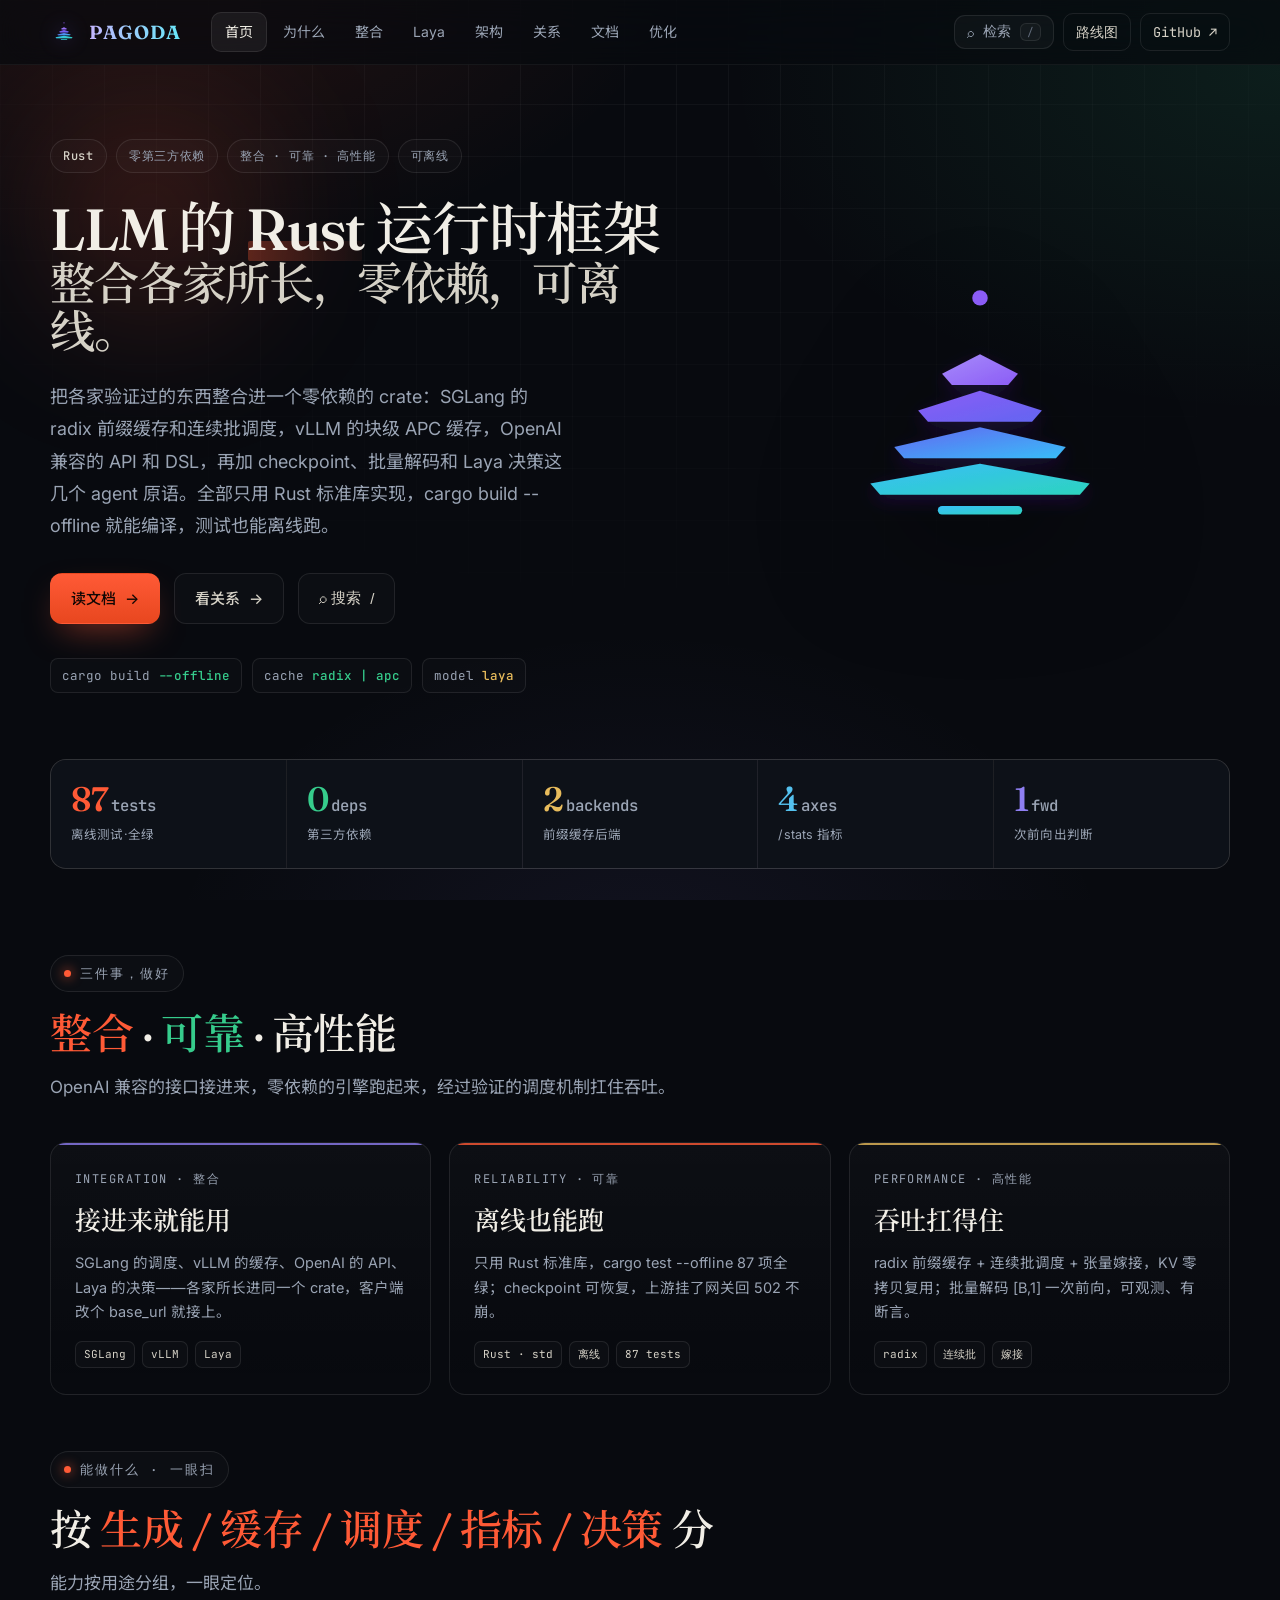
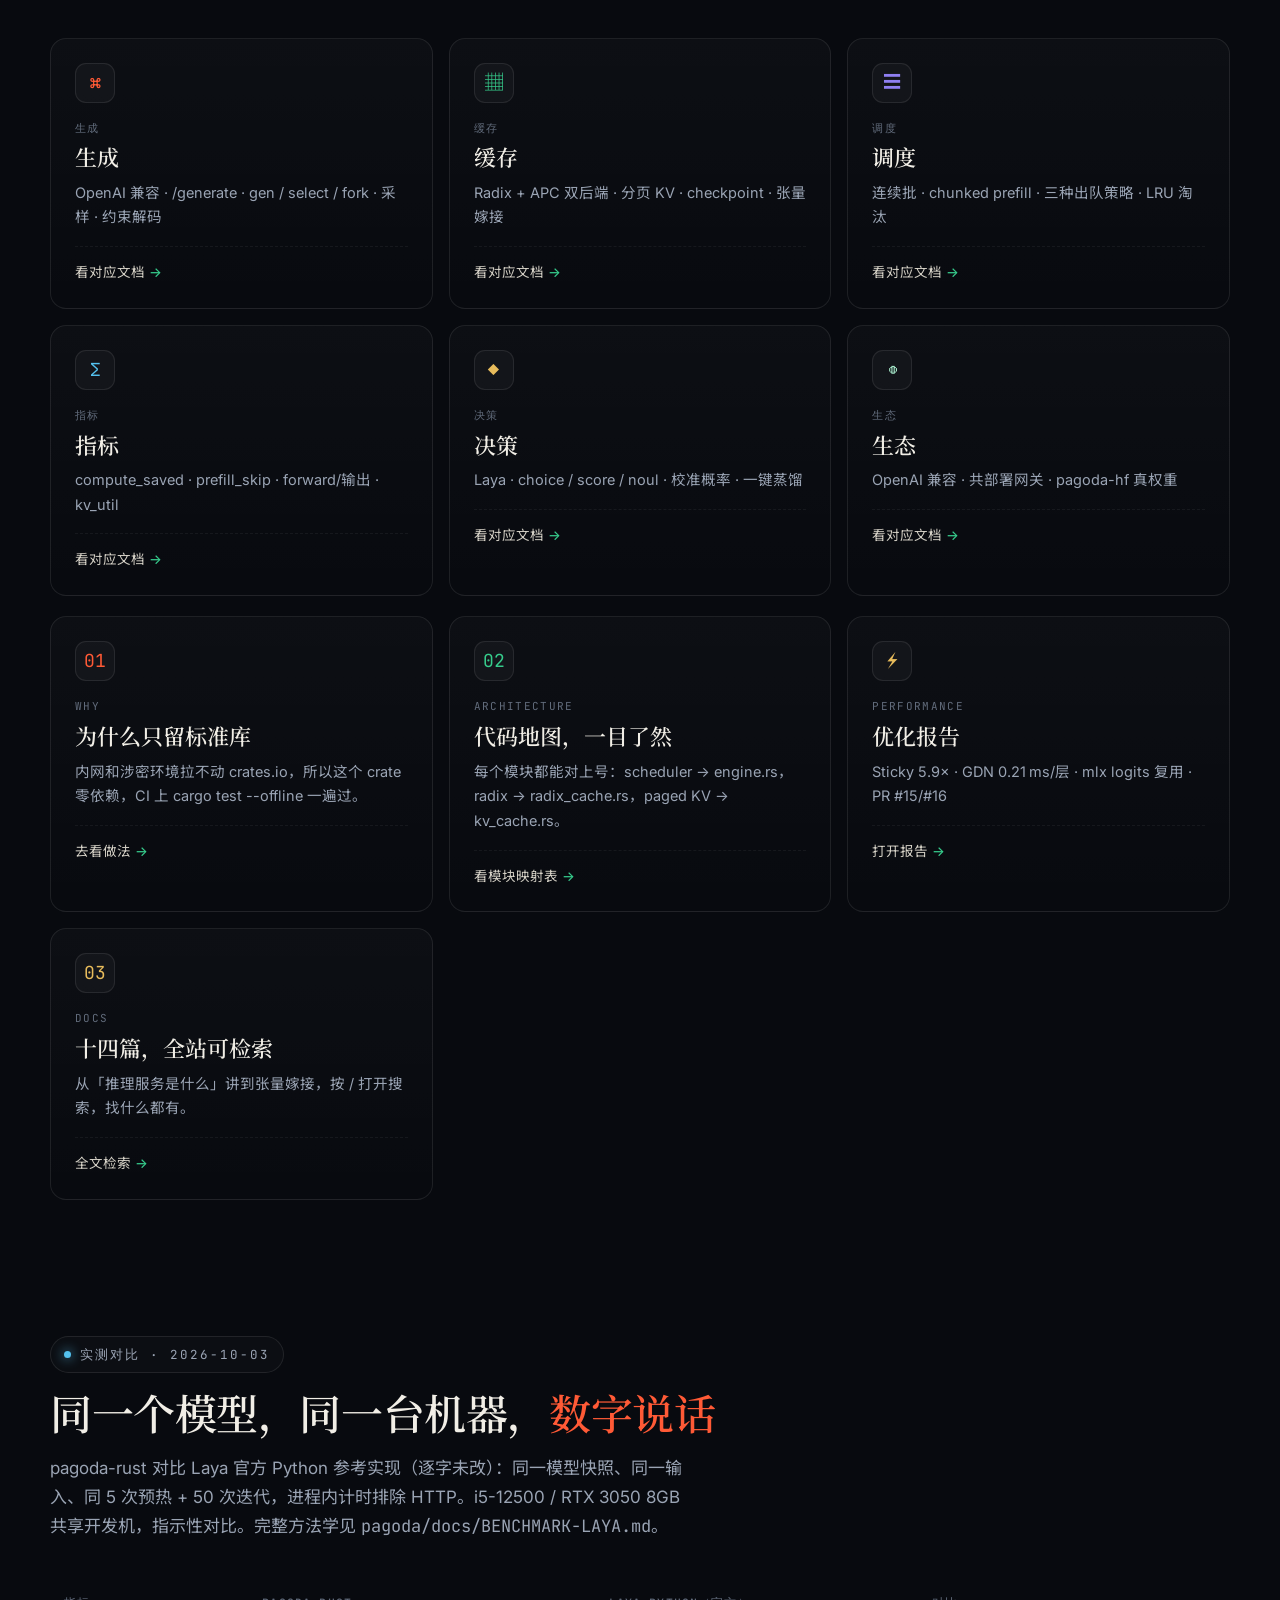
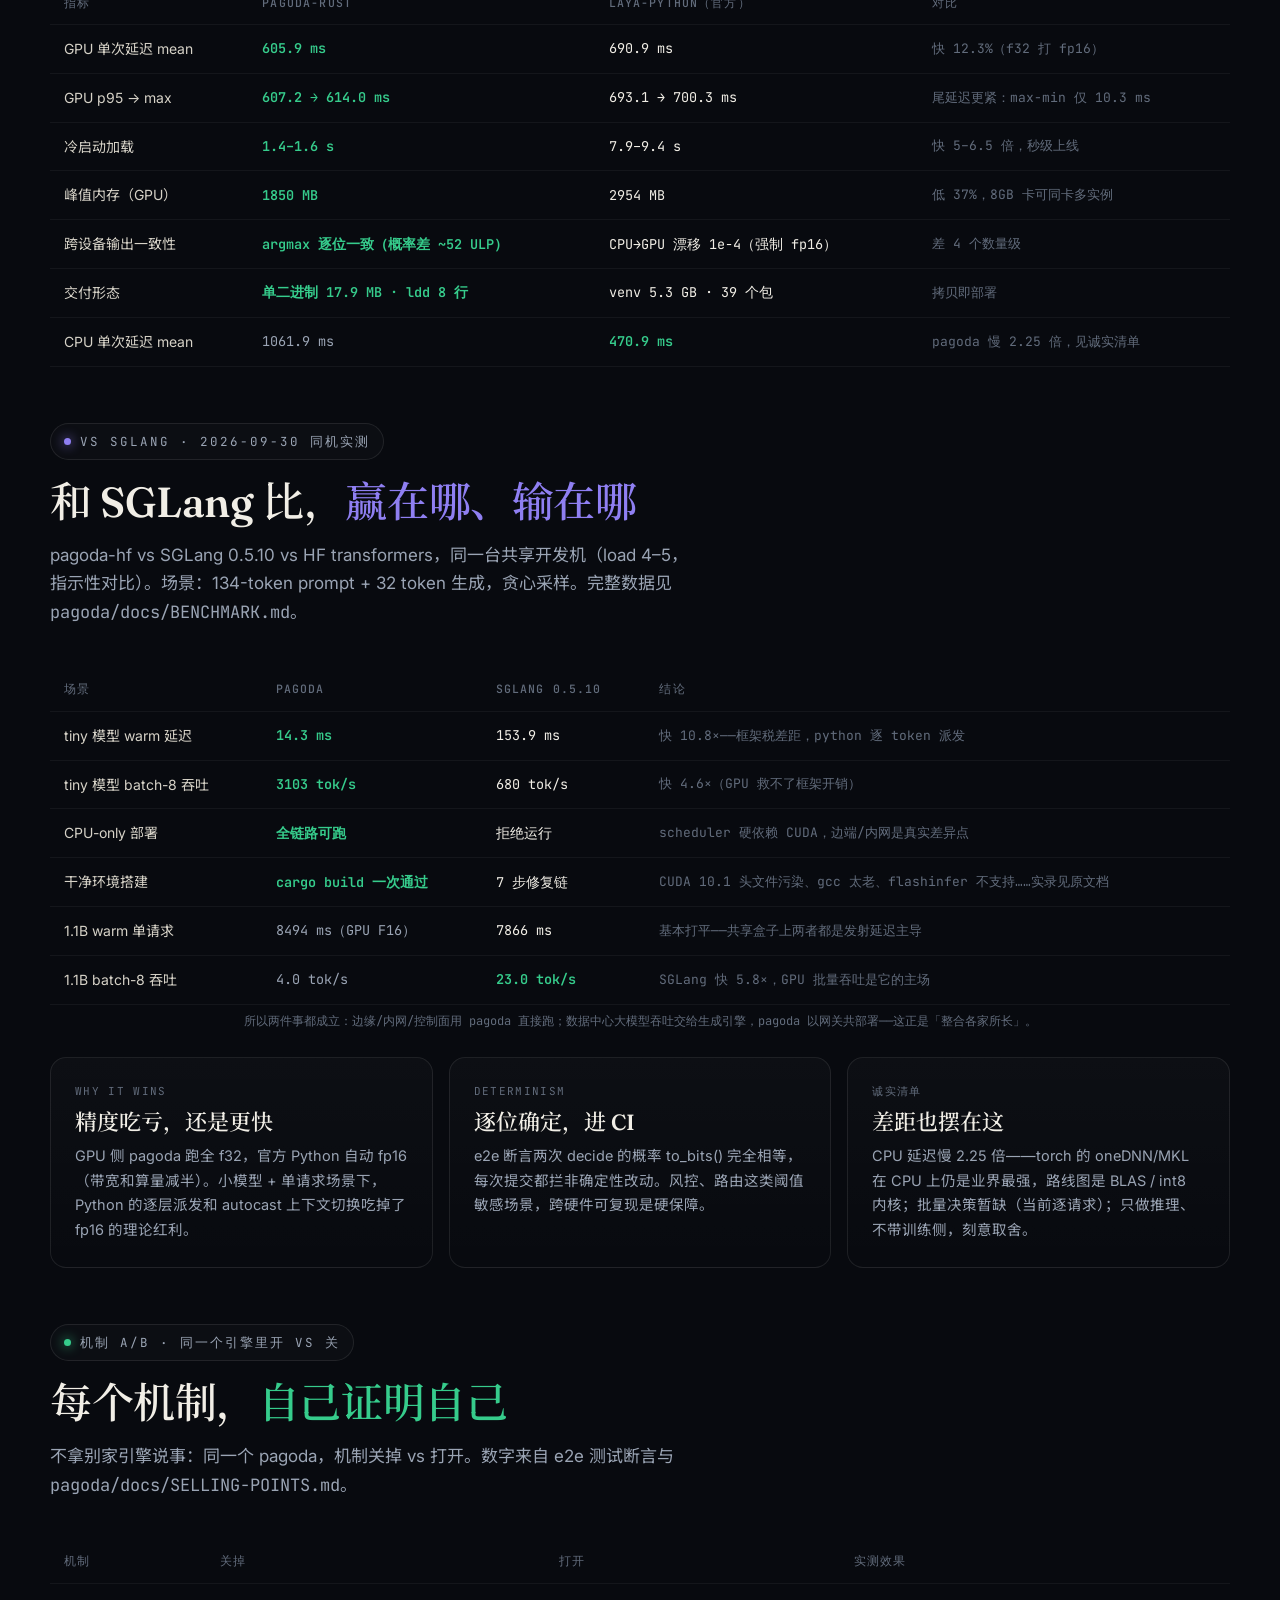
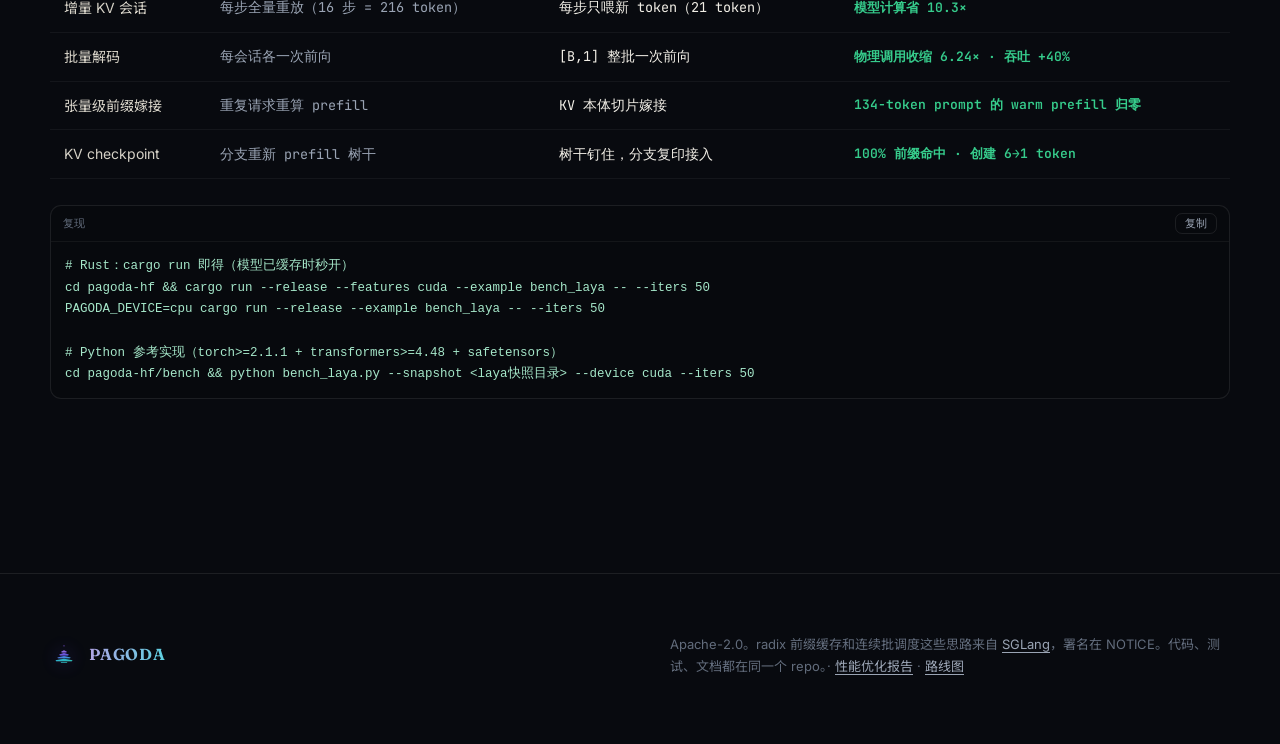
<file: site/index.html>
<!doctype html>
<html lang="zh-CN">
<head>
<meta charset="utf-8">
<meta name="viewport" content="width=device-width, initial-scale=1">
<title>Pagoda · LLM 的 Rust 运行时框架</title>
<meta name="description" content="Pagoda：LLM 的 Rust 运行时框架。整合各家所长——SGLang 的调度、vLLM 的缓存、OpenAI 兼容 API、Laya 决策——零第三方依赖，可离线编译。">
<link rel="icon" type="image/svg+xml" href="assets/icon.svg">
<link rel="preconnect" href="https://fonts.googleapis.com">
<link rel="preconnect" href="https://fonts.gstatic.com" crossorigin>
<link href="https://fonts.googleapis.com/css2?family=Fraunces:opsz,wght@9..144,500;9..144,560;9..144,600&family=Inter:wght@400;500;600&family=JetBrains+Mono:wght@400;500&family=Noto+Sans+SC:wght@400;500;700&family=Noto+Serif+SC:wght@500;600&display=swap" rel="stylesheet">
<link rel="stylesheet" href="styles.css">
</head>
<body>

<header class="topbar">
  <div class="wrap topbar-inner">
    <a class="brand" href="#home">
      <img class="brand-mark" src="assets/mark.svg" alt="Pagoda">
      <span class="brand-name">PAGODA</span>
    </a>
    <nav class="nav" aria-label="主导航">
      <a class="nav-link" data-route="home" href="#home">首页</a>
      <a class="nav-link" data-route="why" href="#why">为什么</a>
      <a class="nav-link" data-route="sglang" href="#sglang">整合</a>
      <a class="nav-link" data-route="laya" href="#laya">Laya</a>
      <a class="nav-link" data-route="arch" href="#arch">架构</a>
      <a class="nav-link" data-route="graph" href="#graph">关系</a>
      <a class="nav-link" data-route="docs" href="#docs">文档</a>
      <a class="nav-link" href="perf-report.html">优化</a>
    </nav>
    <div class="nav-actions">
      <button class="search-btn" id="search-btn">
        <span aria-hidden="true">⌕</span><span class="t">检索</span><span class="kbd">/</span>
      </button>
      <a class="gh-link" href="roadmap.html">路线图</a>
      <a class="gh-link" href="https://github.com/quantz8a/pagoda" target="_blank" rel="noreferrer">GitHub ↗</a>
    </div>
  </div>
</header>

<main>

  <!-- ============ 首页 ============ -->
  <section class="page active" id="page-home">
    <div class="hero" id="hero">
      <div class="wrap hero-grid">
        <div class="hero-copy">
          <div class="hero-kicker">
            <span class="pill"><b>Rust</b></span>
            <span class="pill">零第三方依赖</span>
            <span class="pill">整合 · 可靠 · 高性能</span>
            <span class="pill">可离线</span>
          </div>
          <h1 class="hero-title">
            LLM 的 <span class="hs">Rust</span> 运行时框架
            <span class="big">整合各家所长，零依赖，可离线。</span>
          </h1>
          <p class="hero-sub">把各家验证过的东西整合进一个零依赖的 crate：SGLang 的 radix 前缀缓存和连续批调度，vLLM 的块级 APC 缓存，OpenAI 兼容的 API 和 DSL，再加 checkpoint、批量解码和 Laya 决策这几个 agent 原语。全部只用 Rust 标准库实现，cargo build --offline 就能编译，测试也能离线跑。</p>
          <div class="hero-cta">
            <a class="btn btn-primary" href="#docs">读文档 <span class="arr">→</span></a>
            <a class="btn btn-ghost" href="#graph">看关系 <span class="arr">→</span></a>
            <button class="btn btn-ghost" data-open-search>⌕ 搜索 <span class="kbd">/</span></button>
          </div>
          <div class="tick-strip">
            <span class="tick">cargo build <b>--offline</b></span>
            <span class="tick">cache <b>radix | apc</b></span>
            <span class="tick g">model <b>laya</b></span>
          </div>
        </div>
        <div class="hero-fig">
          <img class="tower" src="assets/mark.svg" alt="Pagoda mark">
        </div>
      </div>
      <div class="wrap">
        <div class="stat-strip reveal">
          <div class="stat"><div class="num">87<small>tests</small></div><div class="lab">离线测试·全绿</div></div>
          <div class="stat"><div class="num">0<small>deps</small></div><div class="lab">第三方依赖</div></div>
          <div class="stat"><div class="num">2<small>backends</small></div><div class="lab">前缀缓存后端</div></div>
          <div class="stat"><div class="num">4<small>axes</small></div><div class="lab">/stats 指标</div></div>
          <div class="stat"><div class="num">1<small>fwd</small></div><div class="lab">次前向出判断</div></div>
        </div>
      </div>
    </div>

    <div class="section tight">
      <div class="wrap">
        <div class="section-head reveal">
          <span class="eyebrow"><span class="d"></span> 三件事，做好</span>
          <h2 class="section-title"><span class="accent">整合</span> · <span class="accent jade">可靠</span> · 高性能</h2>
          <p class="section-sub">OpenAI 兼容的接口接进来，零依赖的引擎跑起来，经过验证的调度机制扛住吞吐。</p>
        </div>
        <div class="triad">
          <div class="pillar reveal" style="--pc:#8F7FF2">
            <div class="p-k">integration · 整合</div>
            <h3>接进来就能用</h3>
            <p>SGLang 的调度、vLLM 的缓存、OpenAI 的 API、Laya 的决策——各家所长进同一个 crate，客户端改个 base_url 就接上。</p>
            <div class="p-tags"><span>SGLang</span><span>vLLM</span><span>Laya</span></div>
          </div>
          <div class="pillar reveal" style="--pc:#FF5A36">
            <div class="p-k">reliability · 可靠</div>
            <h3>离线也能跑</h3>
            <p>只用 Rust 标准库，cargo test --offline 87 项全绿；checkpoint 可恢复，上游挂了网关回 502 不崩。</p>
            <div class="p-tags"><span>Rust · std</span><span>离线</span><span>87 tests</span></div>
          </div>
          <div class="pillar reveal" style="--pc:#E8BC5C">
            <div class="p-k">performance · 高性能</div>
            <h3>吞吐扛得住</h3>
            <p>radix 前缀缓存 + 连续批调度 + 张量嫁接，KV 零拷贝复用；批量解码 [B,1] 一次前向，可观测、有断言。</p>
            <div class="p-tags"><span>radix</span><span>连续批</span><span>嫁接</span></div>
          </div>
        </div>

        <div class="section-head reveal" style="margin-top:56px">
          <span class="eyebrow"><span class="d"></span> 能做什么 · 一眼扫</span>
          <h2 class="section-title">按 <span class="accent">生成 / 缓存 / 调度 / 指标 / 决策</span> 分</h2>
          <p class="section-sub">能力按用途分组，一眼定位。</p>
        </div>
        <div class="grid-3" style="margin-top:0">
          <div class="tile reveal cap" data-open-entry="concept-grammar"><div class="ico" style="color:var(--cin)">⌘</div><div class="t-k">生成</div><h3>生成</h3><p>OpenAI 兼容 · /generate · gen / select / fork · 采样 · 约束解码</p><div class="value">看对应文档 <b>→</b></div></div>
          <div class="tile reveal cap" data-open-entry="concept-checkpoint"><div class="ico" style="color:var(--jad)">▦</div><div class="t-k">缓存</div><h3>缓存</h3><p>Radix + APC 双后端 · 分页 KV · checkpoint · 张量嫁接</p><div class="value">看对应文档 <b>→</b></div></div>
          <div class="tile reveal cap" data-open-entry="concept-scheduler"><div class="ico" style="color:var(--vio)">☰</div><div class="t-k">调度</div><h3>调度</h3><p>连续批 · chunked prefill · 三种出队策略 · LRU 淘汰</p><div class="value">看对应文档 <b>→</b></div></div>
          <div class="tile reveal cap" data-open-entry="metric-1"><div class="ico" style="color:var(--sky)">Σ</div><div class="t-k">指标</div><h3>指标</h3><p>compute_saved · prefill_skip · forward/输出 · kv_util</p><div class="value">看对应文档 <b>→</b></div></div>
          <div class="tile reveal cap" data-open-entry="rel-laya"><div class="ico" style="color:var(--gold)">◆</div><div class="t-k">决策</div><h3>决策</h3><p>Laya · choice / score / noul · 校准概率 · 一键蒸馏</p><div class="value">看对应文档 <b>→</b></div></div>
          <div class="tile reveal cap" data-open-entry="why-6"><div class="ico" style="color:var(--jad-soft)">◍</div><div class="t-k">生态</div><h3>生态</h3><p>OpenAI 兼容 · 共部署网关 · pagoda-hf 真权重</p><div class="value">看对应文档 <b>→</b></div></div>
        </div>

        <div class="grid-3" style="margin-top:20px">
          <a class="tile reveal" href="#why">
            <div class="ico" style="color:var(--cin)">01</div>
            <div class="t-k">Why</div>
            <h3>为什么只留标准库</h3>
            <p>内网和涉密环境拉不动 crates.io，所以这个 crate 零依赖，CI 上 cargo test --offline 一遍过。</p>
            <div class="value">去看做法 <b>→</b></div>
          </a>
          <a class="tile reveal" href="#arch">
            <div class="ico" style="color:var(--jad)">02</div>
            <div class="t-k">Architecture</div>
            <h3>代码地图，一目了然</h3>
            <p>每个模块都能对上号：scheduler → engine.rs，radix → radix_cache.rs，paged KV → kv_cache.rs。</p>
            <div class="value">看模块映射表 <b>→</b></div>
          </a>
          <a class="tile reveal" href="perf-report.html">
            <div class="ico" style="color:var(--gold)">⚡</div>
            <div class="t-k">performance</div>
            <h3>优化报告</h3>
            <p>Sticky 5.9× · GDN 0.21 ms/层 · mlx logits 复用 · PR #15/#16</p>
            <div class="value">打开报告 <b>→</b></div>
          </a>
          <a class="tile reveal" href="#docs">
            <div class="ico" style="color:var(--gold)">03</div>
            <div class="t-k">Docs</div>
            <h3>十四篇，全站可检索</h3>
            <p>从「推理服务是什么」讲到张量嫁接，按 / 打开搜索，找什么都有。</p>
            <div class="value">全文检索 <b>→</b></div>
          </a>
        </div>
      </div>
    </div>

    <div class="section">
      <div class="wrap">
        <div class="section-head reveal">
          <span class="eyebrow"><span class="d" style="background:var(--sky);box-shadow:0 0 12px var(--sky)"></span> 实测对比 · 2026-10-03</span>
          <h2 class="section-title">同一个模型，同一台机器，<span class="accent">数字说话</span></h2>
          <p class="section-sub">pagoda-rust 对比 Laya 官方 Python 参考实现（逐字未改）：同一模型快照、同一输入、同 5 次预热 + 50 次迭代，进程内计时排除 HTTP。i5-12500 / RTX 3050 8GB 共享开发机，指示性对比。完整方法学见 <span class="mono">pagoda/docs/BENCHMARK-LAYA.md</span>。</p>
        </div>
        <table class="mod-table bench-table reveal">
          <thead><tr><th>指标</th><th>pagoda-rust</th><th>laya-python（官方）</th><th>对比</th></tr></thead>
          <tbody>
            <tr><td>GPU 单次延迟 mean</td><td class="win">605.9 ms</td><td>690.9 ms</td><td>快 12.3%（f32 打 fp16）</td></tr>
            <tr><td>GPU p95 → max</td><td class="win">607.2 → 614.0 ms</td><td>693.1 → 700.3 ms</td><td>尾延迟更紧：max−min 仅 10.3 ms</td></tr>
            <tr><td>冷启动加载</td><td class="win">1.4–1.6 s</td><td>7.9–9.4 s</td><td>快 5–6.5 倍，秒级上线</td></tr>
            <tr><td>峰值内存（GPU）</td><td class="win">1850 MB</td><td>2954 MB</td><td>低 37%，8GB 卡可同卡多实例</td></tr>
            <tr><td>跨设备输出一致性</td><td class="win">argmax 逐位一致（概率差 ~52 ULP）</td><td>CPU→GPU 漂移 1e-4（强制 fp16）</td><td>差 4 个数量级</td></tr>
            <tr><td>交付形态</td><td class="win">单二进制 17.9 MB · ldd 8 行</td><td>venv 5.3 GB · 39 个包</td><td>拷贝即部署</td></tr>
            <tr><td>CPU 单次延迟 mean</td><td>1061.9 ms</td><td class="win">470.9 ms</td><td>pagoda 慢 2.25 倍，见诚实清单</td></tr>
          </tbody>
        </table>

        <div class="section-head reveal" style="margin-top:56px">
          <span class="eyebrow"><span class="d" style="background:var(--vio);box-shadow:0 0 12px var(--vio)"></span> vs SGLang · 2026-09-30 同机实测</span>
          <h2 class="section-title">和 SGLang 比，<span class="accent vio">赢在哪、输在哪</span></h2>
          <p class="section-sub">pagoda-hf vs SGLang 0.5.10 vs HF transformers，同一台共享开发机（load 4–5，指示性对比）。场景：134-token prompt + 32 token 生成，贪心采样。完整数据见 <span class="mono">pagoda/docs/BENCHMARK.md</span>。</p>
        </div>
        <table class="mod-table bench-table reveal">
          <thead><tr><th>场景</th><th>pagoda</th><th>SGLang 0.5.10</th><th>结论</th></tr></thead>
          <tbody>
            <tr><td>tiny 模型 warm 延迟</td><td class="win">14.3 ms</td><td>153.9 ms</td><td>快 10.8×——框架税差距，python 逐 token 派发</td></tr>
            <tr><td>tiny 模型 batch-8 吞吐</td><td class="win">3103 tok/s</td><td>680 tok/s</td><td>快 4.6×（GPU 救不了框架开销）</td></tr>
            <tr><td>CPU-only 部署</td><td class="win">全链路可跑</td><td>拒绝运行</td><td>scheduler 硬依赖 CUDA，边端/内网是真实差异点</td></tr>
            <tr><td>干净环境搭建</td><td class="win">cargo build 一次通过</td><td>7 步修复链</td><td>CUDA 10.1 头文件污染、gcc 太老、flashinfer 不支持……实录见原文档</td></tr>
            <tr><td>1.1B warm 单请求</td><td>8494 ms（GPU F16）</td><td>7866 ms</td><td>基本打平——共享盒子上两者都是发射延迟主导</td></tr>
            <tr><td>1.1B batch-8 吞吐</td><td>4.0 tok/s</td><td class="win">23.0 tok/s</td><td>SGLang 快 5.8×，GPU 批量吞吐是它的主场</td></tr>
          </tbody>
        </table>
        <p class="rel-cap reveal">所以两件事都成立：边缘/内网/控制面用 pagoda 直接跑；数据中心大模型吞吐交给生成引擎，pagoda 以网关共部署——这正是「整合各家所长」。</p>
        <div class="grid-3" style="margin-top:26px">
          <div class="tile reveal">
            <div class="t-k">why it wins</div>
            <h3>精度吃亏，还是更快</h3>
            <p>GPU 侧 pagoda 跑全 f32，官方 Python 自动 fp16（带宽和算量减半）。小模型 + 单请求场景下，Python 的逐层派发和 autocast 上下文切换吃掉了 fp16 的理论红利。</p>
          </div>
          <div class="tile reveal">
            <div class="t-k">determinism</div>
            <h3>逐位确定，进 CI</h3>
            <p>e2e 断言两次 decide 的概率 to_bits() 完全相等，每次提交都拦非确定性改动。风控、路由这类阈值敏感场景，跨硬件可复现是硬保障。</p>
          </div>
          <div class="tile reveal">
            <div class="t-k">诚实清单</div>
            <h3>差距也摆在这</h3>
            <p>CPU 延迟慢 2.25 倍——torch 的 oneDNN/MKL 在 CPU 上仍是业界最强，路线图是 BLAS / int8 内核；批量决策暂缺（当前逐请求）；只做推理、不带训练侧，刻意取舍。</p>
          </div>
        </div>
        <div class="section-head reveal" style="margin-top:56px">
          <span class="eyebrow"><span class="d" style="background:var(--jad);box-shadow:0 0 12px var(--jad)"></span> 机制 A/B · 同一个引擎里开 vs 关</span>
          <h2 class="section-title">每个机制，<span class="accent jade">自己证明自己</span></h2>
          <p class="section-sub">不拿别家引擎说事：同一个 pagoda，机制关掉 vs 打开。数字来自 e2e 测试断言与 <span class="mono">pagoda/docs/SELLING-POINTS.md</span>。</p>
        </div>
        <table class="mod-table bench-table reveal">
          <thead><tr><th>机制</th><th>关掉</th><th>打开</th><th>实测效果</th></tr></thead>
          <tbody>
            <tr><td>增量 KV 会话</td><td>每步全量重放（16 步 = 216 token）</td><td>每步只喂新 token（21 token）</td><td class="win">模型计算省 10.3×</td></tr>
            <tr><td>批量解码</td><td>每会话各一次前向</td><td>[B,1] 整批一次前向</td><td class="win">物理调用收缩 6.24× · 吞吐 +40%</td></tr>
            <tr><td>张量级前缀嫁接</td><td>重复请求重算 prefill</td><td>KV 本体切片嫁接</td><td class="win">134-token prompt 的 warm prefill 归零</td></tr>
            <tr><td>KV checkpoint</td><td>分支重新 prefill 树干</td><td>树干钉住，分支复印接入</td><td class="win">100% 前缀命中 · 创建 6→1 token</td></tr>
          </tbody>
        </table>
        <div class="codeblock reveal" style="margin-top:26px"><div class="codehead"><span>复现</span><button class="copy-btn" data-code="cd pagoda-hf && cargo run --release --features cuda --example bench_laya -- --iters 50">复制</button></div><pre><code># Rust：cargo run 即得（模型已缓存时秒开）
cd pagoda-hf && cargo run --release --features cuda --example bench_laya -- --iters 50
PAGODA_DEVICE=cpu cargo run --release --example bench_laya -- --iters 50

# Python 参考实现（torch&gt;=2.1.1 + transformers&gt;=4.48 + safetensors）
cd pagoda-hf/bench && python bench_laya.py --snapshot &lt;laya快照目录&gt; --device cuda --iters 50</code></pre></div>
      </div>
    </div>  </section>

  <!-- ============ 为什么 ============ -->
  <section class="page" id="page-why">
    <div class="section">
      <div class="wrap">
        <div class="section-head reveal">
          <span class="eyebrow"><span class="d"></span> Why · 它到底做了什么</span>
          <h2 class="section-title">跟别的实现，<span class="accent">差在哪</span></h2>
          <p class="section-sub">一句话：整合各家所长 + Rust 的标准库 + 几个 agent 场景原语。下面每条都对应代码，不是口号。</p>
        </div>

        <div class="grid-3">
          <div class="tile cin reveal">
            <div class="ico">∅</div>
            <div class="t-k">no deps</div>
            <h3>零第三方依赖</h3>
            <p>只依赖 std。没有 tokenizers、没有 candle、没有 CUDA，cargo test --offline 一次过 87 个测试。</p>
            <div class="value">内网 / 金融 / 政务 / 涉密环境都能直接 build。</div>
          </div>
          <div class="tile reveal">
            <div class="ico">⇄</div>
            <div class="t-k">radix vs apc</div>
            <h3>两种前缀缓存都能切</h3>
            <p>radix 和 APC 塞进同一个引擎，EngineConfig.cache_backend 一行切换，共用同一套 KV 池和指标。</p>
            <div class="value">想比 radix 和 vLLM 的 APC，切个枚举就行。</div>
          </div>
          <div class="tile cin reveal">
            <div class="ico">⑂</div>
            <div class="t-k">checkpoint</div>
            <h3>KV checkpoint</h3>
            <p>把共享的 system prompt / 历史对话钉住，后面随便开分支，前缀 100% 命中，不会被 LRU 挤掉。</p>
            <div class="value">SGLang 和 vLLM 现在都没有这个原语。</div>
          </div>
          <div class="tile reveal">
            <div class="ico">Σ</div>
            <div class="t-k">kv session</div>
            <h3>增量 KV 会话</h3>
            <p>prompt 只预填充一次，之后每步只喂新 token。16 步生成从 216 个 token 降到 21 个。</p>
            <div class="value">每个 token 只算一次，出错自动回退到全量重放。</div>
          </div>
          <div class="tile gold reveal">
            <div class="ico">⫽</div>
            <div class="t-k">batched decode</div>
            <h3>批量解码</h3>
            <p>把刚好缺一个 token 的会话拼成 [B,1] 一次前向。实测调用次数降 6.24×，框架开销场景吞吐 +40%。</p>
            <div class="value">decode_batch_factor 能在 /stats 里看到。</div>
          </div>
          <div class="tile reveal">
            <div class="ico">⋈</div>
            <div class="t-k">tensor grafting</div>
            <h3>张量嫁接</h3>
            <p>跑完的会话把 KV 张量存进 vault，新请求前缀一样就直接切片复用。134 token 的 warm prefill 可以归零。</p>
            <div class="value">共享系统提示从「少算」变成「不算」。</div>
          </div>
          <div class="tile reveal">
            <div class="ico">◇</div>
            <div class="t-k">grammar</div>
            <h3>零依赖约束解码</h3>
            <p>regex + JSON 两套 grammar 手写，接 logit mask，-inf 也正确处理。不用拖 Outlines/xgrammar。</p>
            <div class="value">边缘和嵌入式也能做结构化输出。</div>
          </div>
          <div class="tile cin reveal">
            <div class="ico">¥</div>
            <div class="t-k">metrics</div>
            <h3>能看省了多少算力</h3>
            <p>/stats 直接给 compute_saved_tokens、prefill_skip_ratio、avg_forward_per_output_token、kv_utilization。</p>
            <div class="value">不用自己从访问日志反推，接口里就有。</div>
          </div>
          <div class="tile gold reveal">
            <div class="ico">⚓</div>
            <div class="t-k">co-deploy</div>
            <h3>共部署网关</h3>
            <p>一条脚本起两个进程：pagoda 守门（健康检查、指标、checkpoint），生成请求透传给上游引擎。</p>
            <div class="value">现有部署不用改，接上一层控制面即可。</div>
          </div>
        </div>

        <div class="callout reveal">
          <h4>诚实地说，它还没做到的事</h4>
          <ul>
            <li>主 crate 跑的是确定性的 n-gram 模型：链路是真的，算力是模拟的。真权重在 pagoda-hf（HF tokenizer + Candle），要联网。</li>
            <li>KV 里存的是 token id 不是张量：分页 / 引用计数 / COW 的语义是真的，但没有真的接 GPU 张量。会话内已经做到张量级，跨请求的复用标在 P3。</li>
            <li>grammar 是字节级，只在字节 tokenizer 上合法；引擎会直接拒绝误用。</li>
          </ul>
        </div>
      </div>
    </div>
  </section>

  <!-- ============ SGLang / sglang-rust ============ -->
  <section class="page" id="page-sglang">
    <div class="section">
      <div class="wrap">
        <div class="section-head reveal">
          <span class="eyebrow"><span class="d" style="background:var(--vio);box-shadow:0 0 12px var(--vio)"></span> 整合 · 兼容</span>
          <h2 class="section-title">接上，<span class="accent vio">就能用</span></h2>
          <p class="section-sub">API、DSL、模块命名都和主流推理引擎对齐，客户端改个 base_url 就能用。已有部署不用推倒，加一层共部署控制面即可。</p>
        </div>

        <div class="grid-3">
          <div class="tile reveal">
            <div class="ico" style="color:var(--vio)">A</div>
            <div class="t-k">fusion 01</div>
            <h3>API 直通</h3>
            <p><span class="mono">/generate</span> 和 <span class="mono">/v1/chat/completions</span> 参数同形，OpenAI SDK 不用动。</p>
          </div>
          <div class="tile reveal">
            <div class="ico" style="color:var(--vio)">B</div>
            <div class="t-k">fusion 02</div>
            <h3>DSL 直通</h3>
            <p><span class="mono">gen / select / fork</span> 同构实现，sglang.lang 的写法在这里原样能用。</p>
          </div>
          <div class="tile reveal">
            <div class="ico" style="color:var(--vio)">C</div>
            <div class="t-k">fusion 03</div>
            <h3>架构映射</h3>
            <p>scheduler ↔ engine.rs，radix ↔ radix_cache.rs，paged KV ↔ kv_cache.rs。读代码不用重新猜名字。</p>
          </div>
        </div>

        <div class="section-head reveal" style="margin-top:60px">
          <span class="eyebrow"><span class="d" style="background:var(--jad);box-shadow:0 0 12px var(--jad)"></span> 多出来的部分</span>
        </div>
        <div class="grid-3">
          <div class="tile reveal"><div class="t-k">extra</div><h3>checkpoint* 系列</h3><p>pin 共享前缀，开分支 100% 命中。SGLang 没有对应的端点。</p></div>
          <div class="tile reveal"><div class="t-k">extra</div><h3>CacheBackend::Apc</h3><p>切到 vLLM 那种块级缓存，同一个引擎里对比。</p></div>
          <div class="tile reveal"><div class="t-k">extra</div><h3>零依赖 grammar</h3><p>不依赖 Outlines/xgrammar 的约束解码。</p></div>
          <div class="tile reveal"><div class="t-k">extra</div><h3>四轴指标</h3><p>compute_saved_tokens 等直接进 /stats。</p></div>
          <div class="tile reveal"><div class="t-k">extra</div><h3>张量嫁接</h3><p>KV 本体跨请求零拷贝复用，不只是记“算过”。</p></div>
          <div class="tile reveal"><div class="t-k">extra</div><h3>批量解码</h3><p>[B,1] 一次前向，可观测、有断言。</p></div>
        </div>
        <p class="muted reveal" style="font-size:13.5px;margin-top:18px">这些都向后兼容：客户端不调就不会碰到。</p>

        <div class="section-head reveal" style="margin-top:60px">
          <span class="eyebrow"><span class="d" style="background:var(--gold);box-shadow:0 0 12px var(--gold)"></span> 共部署：pagoda 守门，引擎干活</span>
        </div>
        <div class="rel-flow reveal">
          <div class="rel-node"><div class="r-k">client</div><div class="r-t">客户端</div><div class="r-s">只认 pagoda 端口</div></div>
          <div class="rel-arrow">→</div>
          <div class="rel-node hot"><div class="r-k">gateway</div><div class="r-t">pagoda 网关</div><div class="r-s">/health /stats /checkpoint*</div></div>
          <div class="rel-arrow">→</div>
          <div class="rel-node"><div class="r-k">worker</div><div class="r-t">SGLang</div><div class="r-s">GPU · 大模型</div></div>
        </div>
        <p class="rel-cap reveal">网关把 /generate 和 /v1/chat/* 原样透传，自己只留控制面；上游挂了就回 502，网关不崩。</p>

        <div class="section-head reveal" style="margin-top:60px">
          <span class="eyebrow"><span class="d" style="background:var(--sky);box-shadow:0 0 12px var(--sky)"></span> 和上游 Rust 线的关系</span>
        </div>
        <div class="grid-2">
          <div class="tile reveal">
            <div class="t-k">upstream · rust/sglang-mm</div>
            <h3>多模态预处理（pyo3）</h3>
            <p>MmFamilyProcessor + pipeline 分发 + common/{resize,decode,token_layout}；InternVL 是第一个 family。</p>
            <div class="value">和这里的关系：<b>同一个“用 Rust 重写 SGLang”方向下的不同切片</b>，一个做预处理扩展，一个做运行时。</div>
          </div>
          <div class="tile reveal">
            <div class="t-k">upstream · rust/sglang-server</div>
            <h3>Rust 服务端 / 路由</h3>
            <p>和官方 sglang-router 同思路：Rust 控制面 + Python worker，目标是 scheduler / api server / prefix tree 重写。</p>
            <div class="value">和这里的关系：<b>网关控制面同源</b>，这里额外把 checkpoint、指标、准入做了进去。</div>
          </div>
        </div>
      </div>
    </div>
  </section>

  <!-- ============ Laya ============ -->
  <section class="page" id="page-laya">
    <div class="section">
      <div class="wrap">
        <div class="section-head reveal">
          <span class="eyebrow"><span class="d" style="background:var(--gold);box-shadow:0 0 12px var(--gold)"></span> Laya · System 1</span>
          <h2 class="section-title">只判断，<span class="accent gold">不生成</span></h2>
          <p class="section-sub">Laya 是决策模型：给一段现场和几个带类型的问题，一次前向返回答案 + 校准概率，不吐 token，所以没有幻觉可捉。</p>
        </div>

        <div class="grid-2" style="align-items:center">
          <div class="tile reveal">
            <div class="t-k">一个类比</div>
            <h3>分诊台护士 vs 主治医生</h3>
            <p>分诊台 30 秒判断“挂哪个科、急不急”——快、便宜；医生慢慢问诊。医院不会让医生干分诊，agent 也不该让 GPT 去判断“这封邮件转给哪个组”。</p>
          </div>
          <div class="tile reveal">
            <div class="t-k">它怎么做</div>
            <h3>一次非自回归前向</h3>
            <p>ModernBERT 编码器（双向注意，28 层）→ 决策头（只看 [MASK] 哨兵位置）→ 每选项一个分数 → softmax → 温度校准。</p>
            <div class="value"><b>choice</b>（N 选一）· <b>score</b>（有序打分）· <b>noul</b>（是否）</div>
          </div>
        </div>

        <div class="grid-3" style="margin-top:18px">
          <div class="tile gold reveal">
            <div class="t-k">题型 01</div>
            <h3>choice</h3>
            <p>N 选一，返回标签 + 分布。例如 department=billing，confidence 0.927。</p>
          </div>
          <div class="tile gold reveal">
            <div class="t-k">题型 02</div>
            <h3>score</h3>
            <p>有序打分，输出期望档位。例如 urgency=1.772（满分 2，blocking 档）。</p>
          </div>
          <div class="tile gold reveal">
            <div class="t-k">题型 03</div>
            <h3>noul</h3>
            <p>是否题，输出“成立”的概率。例如 churn_risk=0.879。</p>
          </div>
        </div>

        <div class="codeblock reveal" style="margin-top:22px">
          <div class="codehead"><span>build_sequence · 逐 token 级移植</span><span>CLS / MASK / SEP sentinel</span></div>
          <pre><code>[CLS] "choice question: 该转给哪个部门?" [SEP]
      [MASK] billing: 发票付款退款   ← 每个选项一个 [MASK] 哨兵
      [MASK] technical: 故障报错
      [MASK] other: 其他
      [SEP] state 原文 [SEP]</code></pre>
        </div>

        <div class="grid-2" style="margin-top:24px">
          <div class="tile reveal">
            <div class="t-k">RLCD 校准</div>
            <h3>概率是真的概率</h3>
            <p>严格适当评分规则训练：只有报真实概率才拿满分，再加事后温度拟合与按题型分桶。0.879 可以当真用。</p>
          </div>
          <div class="tile reveal">
            <div class="t-k">跑一次</div>
            <h3>一条命令端到端</h3>
            <p class="mono" style="font-size:13px;color:var(--jad-soft)">cargo run --release --example e2e_laya</p>
            <div class="value"><b>department</b>=billing · <b>churn_risk</b>=0.879 · 两次运行逐 bit 一致</div>
          </div>
        </div>

        <div class="section-head reveal" style="margin-top:56px">
          <span class="eyebrow"><span class="d"></span> System 1 + System 2</span>
        </div>
        <div class="rel-flow reveal">
          <div class="rel-node"><div class="r-k">request</div><div class="r-t">请求</div><div class="r-s">进入网关</div></div>
          <div class="rel-arrow">→</div>
          <div class="rel-node"><div class="r-k">system-1</div><div class="r-t">Laya 分诊</div><div class="r-s">CPU · 几十毫秒</div></div>
          <div class="rel-arrow">→</div>
          <div class="rel-node hot"><div class="r-k">route</div><div class="r-t">分流</div><div class="r-s">拦截 / 本地小模型 / SGLang</div></div>
        </div>
        <p class="rel-cap reveal">路由、护栏、审核都是判断不是生成。把“判断”放回它该在的层，生成模型只干重活。</p>

        <div class="section-head reveal" style="margin-top:60px">
          <span class="eyebrow"><span class="d" style="background:#F472B6;box-shadow:0 0 12px #F472B6"></span> 蒸馏框架 · 就一个</span>
          <h2 class="section-title">用 Laya 蒸一个 <span class="accent gold">零幻觉</span> 的小模型</h2>
          <p class="section-sub">判断类的活别惊动大模型。以 Laya 当老师，蒸一个几十 MB、CPU 几十毫秒的小模型：只输出概率，不生成自由文本，所以判断类任务上没有幻觉。</p>
        </div>
        <div class="rel-flow reveal">
          <div class="rel-node"><div class="r-k">teacher</div><div class="r-t">Laya</div><div class="r-s">校准概率 · 无自由文本</div></div>
          <div class="rel-arrow">→ 软标签</div>
          <div class="rel-node hot"><div class="r-k">student</div><div class="r-t">蒸馏小模型</div><div class="r-s">同样走概率头</div></div>
          <div class="rel-arrow">→</div>
          <div class="rel-node"><div class="r-k">use</div><div class="r-t">路由 / 护栏 / 审核</div><div class="r-s">边缘 · CPU</div></div>
        </div>
        <div class="grid-2" style="margin-top:18px">
          <div class="tile reveal">
            <div class="t-k">为什么零幻觉</div>
            <h3>输出被题型框死</h3>
            <p>choice / score / noul 三种题型 + softmax 分布，不生成一句话，判断类任务上没有自由文本幻觉可产生。</p>
          </div>
          <div class="tile reveal">
            <div class="t-k">蒸什么</div>
            <h3>蒸「诚实的概率」</h3>
            <p>用 Laya 校准后的概率做软标签，学生去拟合这个分布，而不是抄 one-hot 答案。</p>
          </div>
        </div>
        <div class="callout reveal">
          <h4>边界先讲清楚</h4>
          <ul>
            <li>“零幻觉”只在判断类任务上成立：不生成开放文本，就没有自由文本幻觉。</li>
            <li>学生继承的是「题型 + 概率」的约束；开放生成不归这个框架管。</li>
          </ul>
        </div>
        <div class="section-head reveal" style="margin-top:60px">
          <span class="eyebrow"><span class="d" style="background:var(--jad);box-shadow:0 0 12px var(--jad)"></span> 实用场景 · 一个</span>
          <h2 class="section-title">工单分流 + 流失拦截</h2>
          <p class="section-sub">只靠一个蒸馏后的小模型，在 CPU 上把“这封邮件转给谁、急不急、会不会退订”一次判定完。</p>
        </div>
        <div class="codeblock reveal">
          <div class="codehead"><span>输入 · 工单原文（state）</span><span>text</span></div>
          <pre><code>I subscribed last month, but I was charged twice.
I want a refund, and I need to cancel my account today.</code></pre>
        </div>
        <div class="grid-3" style="margin-top:18px">
          <div class="tile gold reveal">
            <div class="t-k">choice</div>
            <h3>department = billing</h3>
            <p>转给账单组。confidence 0.927</p>
          </div>
          <div class="tile gold reveal">
            <div class="t-k">score</div>
            <h3>urgency = 1.77 / 2</h3>
            <p>blocking 档，排队置顶。</p>
          </div>
          <div class="tile gold reveal">
            <div class="t-k">noul</div>
            <h3>churn_risk = 0.879</h3>
            <p>识别到退订威胁，升级人工。</p>
          </div>
        </div>
        <div class="grid-2" style="margin-top:18px">
          <div class="tile reveal">
            <div class="t-k">网关做什么</div>
            <h3>按概率设阈值</h3>
            <p>churn_risk &gt; 0.7 升级人工；department 决定路由；urgency 决定队列优先级。全程没有一个自由文本需要解析。</p>
          </div>
          <div class="tile reveal">
            <div class="t-k">部署形态</div>
            <h3>边端 CPU，几十毫秒</h3>
            <p>训练时用 Laya 老师出软标签；生产跑蒸馏后的小模型（几十 MB），不占 GPU，判定概率直接当阈值和置信度。</p>
          </div>
        </div>
        <div class="section-head reveal" style="margin-top:60px">
          <span class="eyebrow"><span class="d" style="background:var(--vio);box-shadow:0 0 12px var(--vio)"></span> 从大模型到小模型 · 闭环</span>
          <h2 class="section-title">大模型打头，<span class="accent vio">Laya 在中间</span>，小模型收尾</h2>
          <p class="section-sub">第一层是生成层：radix 前缀缓存 + 连续批调度负责大模型吞吐。中间不是 RLHF 的“讨好人奖励”，而是 Laya 的校准概率。</p>
        </div>
        <div class="rel-flow reveal">
          <div class="rel-node"><div class="r-k">layer 1 · 生成层</div><div class="r-t">大模型</div><div class="r-s">radix + 连续批调度</div></div>
          <div class="rel-arrow">→ 数据 / 作答</div>
          <div class="rel-node"><div class="r-k">layer 2 · Laya</div><div class="r-t">自动判卷 + 软标签</div><div class="r-s">校准概率，非 RL</div></div>
          <div class="rel-arrow">→ 蒸馏</div>
          <div class="rel-node hot"><div class="r-k">layer 3</div><div class="r-t">小模型</div><div class="r-s">零幻觉 · 边端 CPU</div></div>
        </div>
        <div class="grid-2" style="margin-top:18px">
          <div class="tile reveal">
            <div class="t-k">传统 RLHF 的坑</div>
            <h3>奖励“像人”，不是“真实”</h3>
            <p>用人类偏好奖励训练，模型会学成“说你想听的”那种谄媚；遇到不确定就更倾向编造，幻觉跟着来。</p>
          </div>
          <div class="tile reveal">
            <div class="t-k">Laya 的解法</div>
            <h3>奖励 = 诚实</h3>
            <p>严格适当评分规则（RLCD）下，只有报真实概率才拿满分；题型只有 choice/score/noul + 概率，长不出自由文本。</p>
          </div>
        </div>
        <div class="callout reveal">
          <h4>关键词：radix / 连续批调度 / 校准概率</h4>
          <ul>
            <li>生成层的吞吐交给 radix 前缀缓存和连续批调度，不会因为蒸馏被阉割。</li>
            <li>蒸馏的监督信号是概率分布，不是“是否讨人喜欢”，所以小模型不谄媚、判断上不幻觉。</li>
          </ul>
        </div>
      </div>
    </div>
  </section>

  <!-- ============ 架构 ============ -->
  <section class="page" id="page-arch">
    <div class="section">
      <div class="wrap">
        <div class="section-head reveal">
          <span class="eyebrow"><span class="d"></span> Architecture</span>
          <h2 class="section-title">模块就这几块，<span class="accent jade">对着看</span></h2>
          <p class="section-sub">引擎、调度、缓存、采样都对两个 trait（ModelEngine + Tokenizer）泛型。主 crate 用 n-gram 打通链路，真权重在 pagoda-hf 里换进去。</p>
        </div>

        <div class="arch">
          <div class="arch-box core reveal"><div class="a-k">engine.rs</div><div class="a-t">Engine + Scheduler</div><div class="a-f">continuous batching</div></div>
          <div class="arch-box cache reveal"><div class="a-k">radix_cache.rs · apc.rs</div><div class="a-t">前缀缓存</div><div class="a-f">Radix / APC 双后端</div></div>
          <div class="arch-box cache reveal"><div class="a-k">kv_cache.rs</div><div class="a-t">Paged KV</div><div class="a-f">refcount + COW</div></div>
          <div class="arch-box core reveal"><div class="a-k">sampler.rs</div><div class="a-t">Sampler</div><div class="a-f">temp / topk / topp / penalty</div></div>
          <div class="arch-box reveal"><div class="a-k">grammar.rs</div><div class="a-t">Grammar</div><div class="a-f">regex / json mask</div></div>
          <div class="arch-box reveal"><div class="a-k">dsl.rs</div><div class="a-t">DSL</div><div class="a-f">gen / select / fork</div></div>
          <div class="arch-box serve reveal"><div class="a-k">server.rs</div><div class="a-t">HTTP Server</div><div class="a-f">/generate · /v1/chat</div></div>
          <div class="arch-box reveal"><div class="a-k">model.rs · tokenizer.rs</div><div class="a-t">Traits</div><div class="a-f">ModelEngine + Tokenizer</div></div>
        </div>

        <table class="mod-table reveal">
          <thead><tr><th>模块</th><th>职责</th><th>概念对照</th></tr></thead>
          <tbody>
            <tr><td>spec.rs</td><td>数据模型</td><td>srt.sampling_params / GenerationOutput</td></tr>
            <tr><td>radix_cache.rs</td><td>前缀缓存</td><td>RadixAttention 的 radix tree</td></tr>
            <tr><td>apc.rs</td><td>块级前缀缓存</td><td>vLLM Automatic Prefix Caching</td></tr>
            <tr><td>kv_cache.rs</td><td>分页 KV</td><td>memory_pool / paged attention</td></tr>
            <tr><td>engine.rs</td><td>引擎 / 调度</td><td>scheduler + manager</td></tr>
            <tr><td>dsl.rs</td><td>前端语言</td><td>sglang.lang 的 SglExpr</td></tr>
            <tr><td>server.rs</td><td>服务</td><td>sglang.srt.server</td></tr>
          </tbody>
        </table>

        <div class="callout reveal">
          <h4>真实后端 pagoda-hf</h4>
          <ul>
            <li><span class="mono">HfTokenizer</span> —— HuggingFace BPE / Unigram tokenizer（tokenizer.json）。</li>
            <li><span class="mono">CandleModel&lt;M&gt;</span> —— 通过 Candle 加载 Llama-family config.json + safetensors。</li>
            <li><span class="mono">Laya</span> —— System-1 决策模型（ModernBERT 编码器 + 决策头）。</li>
          </ul>
        </div>
      </div>
    </div>
  </section>

  <!-- ============ 关系 ============ -->
  <section class="page" id="page-graph">
    <div class="section">
      <div class="wrap">
        <div class="section-head reveal">
          <span class="eyebrow"><span class="d"></span> Relation · 关系全貌</span>
          <h2 class="section-title">几个项目，<span class="accent gold">关系一句话说清</span></h2>
          <p class="section-sub">搞清 Pagoda 和 SGLang、sglang-rust、Laya 各自的位置，就不会拿错 repo、不会搞混。</p>
        </div>

        <div class="rel-flow reveal" style="margin-bottom:6px">
          <div class="rel-node"><div class="r-k">python</div><div class="r-t">SGLang</div><div class="r-s">推理引擎 · 上游</div></div>
          <div class="rel-arrow">架构思路 →</div>
          <div class="rel-node hot"><div class="r-k">rust</div><div class="r-t">Pagoda</div><div class="r-s">零依赖运行时</div></div>
          <div class="rel-arrow">← candle 移植</div>
          <div class="rel-node"><div class="r-k">pytorch</div><div class="r-t">Laya</div><div class="r-s">System-1 决策</div></div>
        </div>
        <p class="rel-cap reveal">左：SGLang 出架构；右：Laya 出决策；中间：都写成 Rust。</p>

        <div class="rel-flow reveal">
          <div class="rel-node"><div class="r-k">upstream · parallel</div><div class="r-t">rust/sglang-mm</div><div class="r-s">多模态 pyo3</div></div>
          <div class="rel-node"><div class="r-k">upstream · parallel</div><div class="r-t">rust/sglang-server</div><div class="r-s">服务端 / 路由</div></div>
          <div class="rel-arrow">⇢ 另一条 Rust 线</div>
          <div class="rel-node"><div class="r-k">this</div><div class="r-t">pagoda + pagoda-hf</div><div class="r-s">独立 clean-room</div></div>
        </div>

        <div class="rel-flow reveal">
          <div class="rel-node"><div class="r-k">traits</div><div class="r-t">pagoda</div><div class="r-s">ModelEngine / Tokenizer</div></div>
          <div class="rel-arrow">→</div>
          <div class="rel-node"><div class="r-k">real weights</div><div class="r-t">pagoda-hf</div><div class="r-s">HfTokenizer · CandleModel · Laya</div></div>
          <div class="rel-arrow">→</div>
          <div class="rel-node"><div class="r-k">gateway</div><div class="r-t">pagoda 网关</div><div class="r-s">控制面 + 指标</div></div>
          <div class="rel-arrow">→</div>
          <div class="rel-node"><div class="r-k">worker</div><div class="r-t">SGLang</div><div class="r-s">GPU 生成</div></div>
        </div>

        <div class="grid-2" style="margin-top:40px">
          <div class="tile reveal">
            <div class="t-k">vLLM · 一条支线</div>
            <h3>APC 的来源</h3>
            <p>块级哈希缓存借鉴 vLLM 的 Automatic Prefix Caching。和 radix 放进同一个 A/B，就是为了把两派的取舍摊开比。</p>
          </div>
          <div class="tile reveal">
            <div class="t-k">clean-room · 署名</div>
            <h3>不是 fork，是致敬</h3>
            <p>没有复制 SGLang 代码，血缘和署名写在 NOTICE、DESIGN.md；Apache-2.0 下两边的代码可以互借。</p>
          </div>
        </div>
      </div>
    </div>
  </section>

  <!-- ============ 文档 / 检索 ============ -->
  <section class="page" id="page-docs">
    <div class="section">
      <div class="wrap">
        <div class="section-head docs-head reveal">
          <div>
            <span class="eyebrow"><span class="d"></span> Docs · 可检索</span>
            <h2 class="section-title">全站一个索引，<span class="accent">搜就行</span></h2>
            <p class="section-sub">十四篇文档 + 机制 + 关系 + 指标，都在一个索引里。按 <span class="mono">/</span> 或 <span class="mono">Ctrl K</span> 打开搜索。</p>
          </div>
          <button class="btn btn-primary" data-open-search>⌕ 全文检索 <span class="kbd">/</span></button>
        </div>
        <div class="filter-bar reveal" id="filter-bar"></div>
        <div id="docs-grid"></div>
      </div>
    </div>
  </section>

</main>

<!-- 搜索浮层（命令面板） -->
<div class="overlay" id="search-overlay">
  <div class="panel">
    <div class="search-row">
      <span class="mag" aria-hidden="true">⌕</span>
      <input class="search-input" id="search-input" type="text" placeholder="搜文档 / 机制 / 缓存 / 调度 / Laya…" autocomplete="off">
      <span class="kbd" style="font-family:var(--mono);font-size:11px;color:var(--faint)">Esc</span>
    </div>
    <div class="search-count" id="search-count"></div>
    <div class="results" id="search-results"></div>
  </div>
</div>

<footer class="footer">
  <div class="wrap footer-inner">
    <a class="brand" href="#home">
      <img class="brand-mark" src="assets/mark.svg" alt="Pagoda">
      <span class="brand-name" style="font-size:16px">PAGODA</span>
    </a>
    <p class="footer-note">Apache-2.0。radix 前缀缓存和连续批调度这些思路来自 <a href="https://github.com/sgl-project/sglang" target="_blank" rel="noreferrer">SGLang</a>，署名在 NOTICE。代码、测试、文档都在同一个 repo。· <a href="perf-report.html">性能优化报告</a> · <a href="roadmap.html">路线图</a></p>
  </div>
</footer>

<script src="data.js"></script>
<script src="app.js"></script>
</body>
</html>
</file>
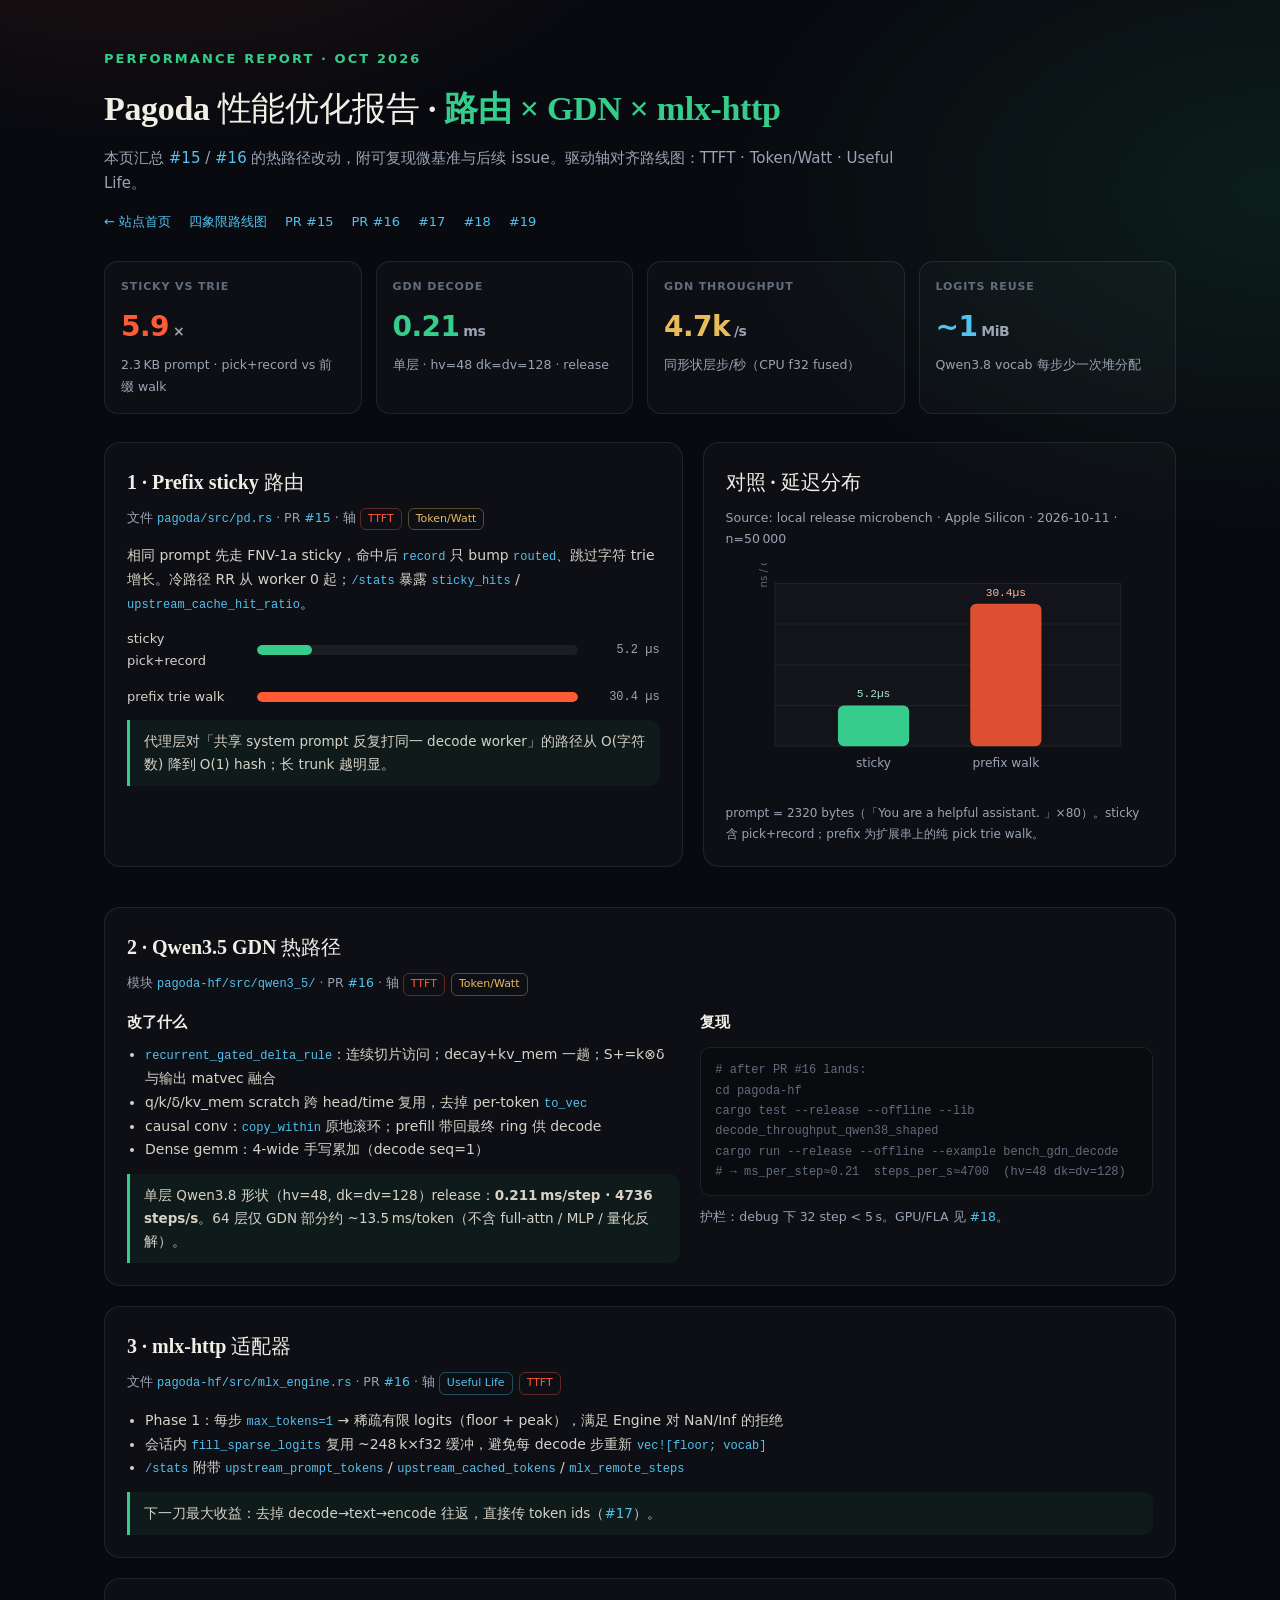
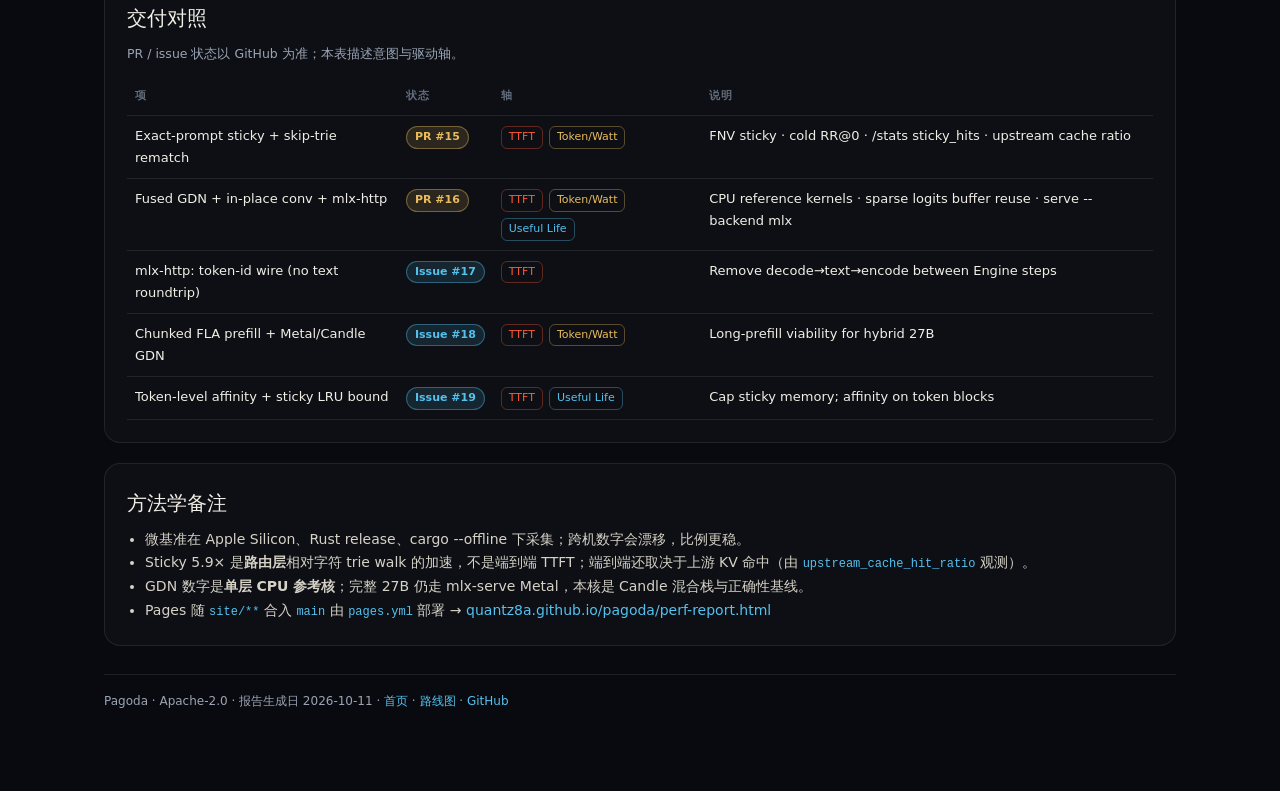
<file: site/perf-report.html>
<!DOCTYPE html>
<html lang="zh-CN">
<head>
<meta charset="UTF-8">
<meta name="viewport" content="width=device-width, initial-scale=1.0">
<title>Pagoda · 性能优化报告 · 2026-10</title>
<meta name="description" content="Prefix sticky 路由、GDN fused kernel、mlx-http logits 复用 — 可复现微基准与 PR 对照。">
<link rel="icon" type="image/svg+xml" href="assets/icon.svg">
<style>
  :root{--bg:#080A0F;--panel:rgba(255,255,255,.022);--line:rgba(255,255,255,.085);--ink:#F1EEE6;--ink-soft:#D6D2C7;--muted:#9AA4B4;--faint:#626C7C;
    --cin:#FF5A36;--jad:#36CC8C;--gold:#E8BC5C;--vio:#8F7FF2;--sky:#54C1EE;--vio-soft:#C9BFF8;
    --serif:"Fraunces","Noto Serif SC","Georgia",serif;--mono:Consolas,Menlo,monospace}
  *{box-sizing:border-box}
  body{margin:0;background:radial-gradient(900px 560px at 12% -8%,rgba(255,90,54,.13),transparent 60%),radial-gradient(1000px 620px at 100% 8%,rgba(54,204,140,.10),transparent 55%),var(--bg);color:var(--ink);font-family:"Segoe UI","PingFang SC","Microsoft YaHei",system-ui,sans-serif;line-height:1.7}
  .wrap{max-width:1120px;margin:0 auto;padding:48px 24px 80px}
  h1{font-size:clamp(26px,3.5vw,34px);margin:10px 0 8px;letter-spacing:-.01em;font-family:var(--serif);font-weight:560}
  h1 b{color:var(--jad)}
  h2{font-size:20px;margin:0 0 8px;font-family:var(--serif);font-weight:560}
  h3{font-size:15px;margin:0 0 8px}
  .eyebrow{color:var(--jad);font-size:13px;letter-spacing:.16em;text-transform:uppercase;font-weight:700}
  .sub{color:var(--muted);font-size:15px;max-width:820px;margin:0}
  a{color:var(--sky);text-decoration:none}
  a:hover{text-decoration:underline}
  .toplinks{font-size:13px;color:var(--muted);margin:14px 0 28px;display:flex;gap:18px;flex-wrap:wrap}
  .toplinks a{color:var(--sky)}
  .kpis{display:grid;grid-template-columns:repeat(4,1fr);gap:14px;margin-bottom:28px}
  .kpi{background:var(--panel);border:1px solid var(--line);border-radius:14px;padding:16px}
  .kpi .lab{color:var(--faint);font-size:11px;letter-spacing:.08em;text-transform:uppercase;font-weight:700}
  .kpi .num{font-size:28px;font-weight:700;margin:6px 0 4px;font-variant-numeric:tabular-nums;letter-spacing:-.02em}
  .kpi .num small{font-size:14px;color:var(--muted);font-weight:600;margin-left:4px}
  .kpi .hint{color:var(--muted);font-size:12.5px}
  .kpi.cin .num{color:var(--cin)} .kpi.jad .num{color:var(--jad)} .kpi.gold .num{color:var(--gold)} .kpi.sky .num{color:var(--sky)}
  .panel{background:var(--panel);border:1px solid var(--line);border-radius:16px;padding:22px;margin-bottom:20px}
  .panel .hint{color:var(--muted);font-size:12.5px;margin:0 0 14px}
  .grid2{display:grid;grid-template-columns:1.1fr .9fr;gap:20px;margin-bottom:20px}
  .bars{display:flex;flex-direction:column;gap:14px}
  .bar-row{display:grid;grid-template-columns:120px 1fr 72px;gap:10px;align-items:center;font-size:13px}
  .bar-row .name{color:var(--ink-soft)}
  .bar-track{height:10px;background:rgba(255,255,255,.06);border-radius:6px;overflow:hidden;position:relative}
  .bar-track i{display:block;height:100%;border-radius:6px}
  .bar-row .val{font-family:var(--mono);font-size:12px;color:var(--muted);text-align:right}
  table{width:100%;border-collapse:collapse;font-size:13px}
  th,td{text-align:left;padding:9px 8px;border-bottom:1px solid var(--line);vertical-align:top}
  th{color:var(--faint);font-size:11px;letter-spacing:.08em;text-transform:uppercase}
  code{color:var(--sky);font-family:var(--mono);font-size:12px}
  .tag{display:inline-block;font-size:11px;padding:1px 8px;border-radius:20px;font-weight:700;white-space:nowrap}
  .t-landed{color:var(--jad);border:1px solid rgba(54,204,140,.4);background:rgba(54,204,140,.14)}
  .t-pr{color:var(--gold);border:1px solid rgba(232,188,92,.4);background:rgba(232,188,92,.14)}
  .t-next{color:var(--sky);border:1px solid rgba(84,193,238,.4);background:rgba(84,193,238,.13)}
  .axis{display:inline-flex;gap:6px;flex-wrap:wrap}
  .ax{font-size:11px;padding:1px 7px;border-radius:6px;border:1px solid var(--line);color:var(--muted)}
  .ax.tl{color:var(--cin);border-color:rgba(255,90,54,.35)}
  .ax.tw{color:var(--gold);border-color:rgba(232,188,92,.35)}
  .ax.ul{color:var(--sky);border-color:rgba(84,193,238,.35)}
  .callout{border-left:3px solid var(--jad);padding:10px 14px;background:rgba(54,204,140,.06);border-radius:0 10px 10px 0;color:var(--ink-soft);font-size:13.5px;margin:12px 0 0}
  .foot{color:var(--muted);font-size:12px;margin-top:28px;border-top:1px solid var(--line);padding-top:16px}
  .method{font-family:var(--mono);font-size:12px;color:var(--faint);white-space:pre-wrap;background:rgba(0,0,0,.25);border:1px solid var(--line);border-radius:10px;padding:12px 14px;margin-top:12px}
  @media(max-width:900px){.kpis,.grid2{grid-template-columns:1fr 1fr}}
  @media(max-width:560px){.kpis,.grid2{grid-template-columns:1fr}.bar-row{grid-template-columns:1fr;gap:4px}}
</style>
</head>
<body>
<div class="wrap">
  <div class="eyebrow">Performance report · Oct 2026</div>
  <h1>Pagoda 性能优化报告 · <b>路由 × GDN × mlx-http</b></h1>
  <p class="sub">本页汇总 <a href="https://github.com/quantz8a/pagoda/pull/15">#15</a> / <a href="https://github.com/quantz8a/pagoda/pull/16">#16</a> 的热路径改动，附可复现微基准与后续 issue。驱动轴对齐路线图：TTFT · Token/Watt · Useful Life。</p>
  <div class="toplinks">
    <a href="./">← 站点首页</a>
    <a href="roadmap.html">四象限路线图</a>
    <a href="https://github.com/quantz8a/pagoda/pull/15">PR #15</a>
    <a href="https://github.com/quantz8a/pagoda/pull/16">PR #16</a>
    <a href="https://github.com/quantz8a/pagoda/issues/17">#17</a>
    <a href="https://github.com/quantz8a/pagoda/issues/18">#18</a>
    <a href="https://github.com/quantz8a/pagoda/issues/19">#19</a>
  </div>

  <div class="kpis">
    <div class="kpi cin">
      <div class="lab">Sticky vs trie</div>
      <div class="num">5.9<small>×</small></div>
      <div class="hint">2.3 KB prompt · pick+record vs 前缀 walk</div>
    </div>
    <div class="kpi jad">
      <div class="lab">GDN decode</div>
      <div class="num">0.21<small>ms</small></div>
      <div class="hint">单层 · hv=48 dk=dv=128 · release</div>
    </div>
    <div class="kpi gold">
      <div class="lab">GDN throughput</div>
      <div class="num">4.7k<small>/s</small></div>
      <div class="hint">同形状层步/秒（CPU f32 fused）</div>
    </div>
    <div class="kpi sky">
      <div class="lab">Logits reuse</div>
      <div class="num">~1<small>MiB</small></div>
      <div class="hint">Qwen3.8 vocab 每步少一次堆分配</div>
    </div>
  </div>

  <div class="grid2">
    <div class="panel">
      <h2>1 · Prefix sticky 路由</h2>
      <p class="hint">文件 <code>pagoda/src/pd.rs</code> · PR <a href="https://github.com/quantz8a/pagoda/pull/15">#15</a> · 轴 <span class="axis"><span class="ax tl">TTFT</span><span class="ax tw">Token/Watt</span></span></p>
      <p style="margin:0 0 12px;color:var(--ink-soft);font-size:14px">相同 prompt 先走 FNV-1a sticky，命中后 <code>record</code> 只 bump <code>routed</code>、跳过字符 trie 增长。冷路径 RR 从 worker&nbsp;0 起；<code>/stats</code> 暴露 <code>sticky_hits</code> / <code>upstream_cache_hit_ratio</code>。</p>
      <div class="bars" id="sticky-bars"></div>
      <div class="callout">代理层对「共享 system prompt 反复打同一 decode worker」的路径从 O(字符数) 降到 O(1) hash；长 trunk 越明显。</div>
    </div>
    <div class="panel">
      <h2>对照 · 延迟分布</h2>
      <p class="hint">Source: local release microbench · Apple Silicon · 2026-10-11 · n=50 000</p>
      <svg viewBox="0 0 420 220" role="img" aria-label="Sticky vs prefix walk latency">
        <rect x="48" y="20" width="340" height="160" fill="rgba(255,255,255,.02)" stroke="rgba(255,255,255,.08)"/>
        <!-- y grid -->
        <g stroke="rgba(255,255,255,.06)" stroke-width="1">
          <line x1="48" y1="60" x2="388" y2="60"/><line x1="48" y1="100" x2="388" y2="100"/><line x1="48" y1="140" x2="388" y2="140"/>
        </g>
        <!-- bars: sticky 5173ns → height 40; prefix 30414ns → height 140 -->
        <rect x="110" y="140" width="70" height="40" rx="6" fill="#36CC8C"/>
        <rect x="240" y="40" width="70" height="140" rx="6" fill="#FF5A36" opacity=".85"/>
        <text x="145" y="200" text-anchor="middle" fill="#9AA4B4" font-size="12">sticky</text>
        <text x="275" y="200" text-anchor="middle" fill="#9AA4B4" font-size="12">prefix walk</text>
        <text x="145" y="132" text-anchor="middle" fill="#A5E7C9" font-size="11" font-family="var(--mono)">5.2µs</text>
        <text x="275" y="32" text-anchor="middle" fill="#FFB4A0" font-size="11" font-family="var(--mono)">30.4µs</text>
        <text x="40" y="24" fill="#626C7C" font-size="10" transform="rotate(-90 40 24)">ns / op</text>
      </svg>
      <p style="color:var(--muted);font-size:12px;margin:8px 0 0">prompt = 2320 bytes（「You are a helpful assistant. 」×80）。sticky 含 pick+record；prefix 为扩展串上的纯 pick trie walk。</p>
    </div>
  </div>

  <div class="panel">
    <h2>2 · Qwen3.5 GDN 热路径</h2>
    <p class="hint">模块 <code>pagoda-hf/src/qwen3_5/</code> · PR <a href="https://github.com/quantz8a/pagoda/pull/16">#16</a> · 轴 <span class="axis"><span class="ax tl">TTFT</span><span class="ax tw">Token/Watt</span></span></p>
    <div class="grid2" style="margin:0">
      <div>
        <h3>改了什么</h3>
        <ul style="margin:0;padding-left:18px;color:var(--ink-soft);font-size:14px">
          <li><code>recurrent_gated_delta_rule</code>：连续切片访问；decay+kv_mem 一趟；S+=k⊗δ 与输出 matvec 融合</li>
          <li>q/k/δ/kv_mem scratch 跨 head/time 复用，去掉 per-token <code>to_vec</code></li>
          <li>causal conv：<code>copy_within</code> 原地滚环；prefill 带回最终 ring 供 decode</li>
          <li>Dense gemm：4-wide 手写累加（decode seq=1）</li>
        </ul>
        <div class="callout">单层 Qwen3.8 形状（hv=48, dk=dv=128）release：<b>0.211 ms/step · 4736 steps/s</b>。64 层仅 GDN 部分约 ~13.5 ms/token（不含 full-attn / MLP / 量化反解）。</div>
      </div>
      <div>
        <h3>复现</h3>
        <div class="method"># after PR #16 lands:
cd pagoda-hf
cargo test --release --offline --lib decode_throughput_qwen38_shaped
cargo run --release --offline --example bench_gdn_decode
# → ms_per_step≈0.21  steps_per_s≈4700  (hv=48 dk=dv=128)</div>
        <p style="color:var(--muted);font-size:12.5px;margin:10px 0 0">护栏：debug 下 32 step &lt; 5 s。GPU/FLA 见 <a href="https://github.com/quantz8a/pagoda/issues/18">#18</a>。</p>
      </div>
    </div>
  </div>

  <div class="panel">
    <h2>3 · mlx-http 适配器</h2>
    <p class="hint">文件 <code>pagoda-hf/src/mlx_engine.rs</code> · PR <a href="https://github.com/quantz8a/pagoda/pull/16">#16</a> · 轴 <span class="axis"><span class="ax ul">Useful Life</span><span class="ax tl">TTFT</span></span></p>
    <ul style="margin:0;padding-left:18px;color:var(--ink-soft);font-size:14px">
      <li>Phase&nbsp;1：每步 <code>max_tokens=1</code> → 稀疏有限 logits（floor + peak），满足 Engine 对 NaN/Inf 的拒绝</li>
      <li>会话内 <code>fill_sparse_logits</code> 复用 ~248 k×f32 缓冲，避免每 decode 步重新 <code>vec![floor; vocab]</code></li>
      <li><code>/stats</code> 附带 <code>upstream_prompt_tokens</code> / <code>upstream_cached_tokens</code> / <code>mlx_remote_steps</code></li>
    </ul>
    <div class="callout">下一刀最大收益：去掉 decode→text→encode 往返，直接传 token ids（<a href="https://github.com/quantz8a/pagoda/issues/17">#17</a>）。</div>
  </div>

  <div class="panel">
    <h2>交付对照</h2>
    <p class="hint">PR / issue 状态以 GitHub 为准；本表描述意图与驱动轴。</p>
    <table>
      <thead>
        <tr><th>项</th><th>状态</th><th>轴</th><th>说明</th></tr>
      </thead>
      <tbody id="matrix"></tbody>
    </table>
  </div>

  <div class="panel">
    <h2>方法学备注</h2>
    <ul style="margin:0;padding-left:18px;color:var(--ink-soft);font-size:14px">
      <li>微基准在 Apple Silicon、Rust release、cargo --offline 下采集；跨机数字会漂移，比例更稳。</li>
      <li>Sticky 5.9× 是<strong>路由层</strong>相对字符 trie walk 的加速，不是端到端 TTFT；端到端还取决于上游 KV 命中（由 <code>upstream_cache_hit_ratio</code> 观测）。</li>
      <li>GDN 数字是<strong>单层 CPU 参考核</strong>；完整 27B 仍走 mlx-serve Metal，本核是 Candle 混合栈与正确性基线。</li>
      <li>Pages 随 <code>site/**</code> 合入 <code>main</code> 由 <code>pages.yml</code> 部署 → <a href="https://quantz8a.github.io/pagoda/perf-report.html">quantz8a.github.io/pagoda/perf-report.html</a></li>
    </ul>
  </div>

  <div class="foot">
    Pagoda · Apache-2.0 · 报告生成日 2026-10-11 ·
    <a href="./">首页</a> ·
    <a href="roadmap.html">路线图</a> ·
    <a href="https://github.com/quantz8a/pagoda">GitHub</a>
  </div>
</div>
<script>
(function () {
  var sticky = [
    { name: "sticky pick+record", ns: 5173, color: "#36CC8C" },
    { name: "prefix trie walk", ns: 30414, color: "#FF5A36" }
  ];
  var max = Math.max.apply(null, sticky.map(function (x) { return x.ns; }));
  document.getElementById("sticky-bars").innerHTML = sticky.map(function (x) {
    var pct = Math.round(100 * x.ns / max);
    return '<div class="bar-row"><div class="name">' + x.name + '</div>' +
      '<div class="bar-track"><i style="width:' + pct + '%;background:' + x.color + '"></i></div>' +
      '<div class="val">' + (x.ns / 1000).toFixed(1) + ' µs</div></div>';
  }).join("");

  var rows = [
    { item: "Exact-prompt sticky + skip-trie rematch", st: "pr", tag: "PR #15", ax: "tl tw", link: "https://github.com/quantz8a/pagoda/pull/15", note: "FNV sticky · cold RR@0 · /stats sticky_hits · upstream cache ratio" },
    { item: "Fused GDN + in-place conv + mlx-http", st: "pr", tag: "PR #16", ax: "tl tw ul", link: "https://github.com/quantz8a/pagoda/pull/16", note: "CPU reference kernels · sparse logits buffer reuse · serve --backend mlx" },
    { item: "mlx-http: token-id wire (no text roundtrip)", st: "next", tag: "Issue #17", ax: "tl", link: "https://github.com/quantz8a/pagoda/issues/17", note: "Remove decode→text→encode between Engine steps" },
    { item: "Chunked FLA prefill + Metal/Candle GDN", st: "next", tag: "Issue #18", ax: "tl tw", link: "https://github.com/quantz8a/pagoda/issues/18", note: "Long-prefill viability for hybrid 27B" },
    { item: "Token-level affinity + sticky LRU bound", st: "next", tag: "Issue #19", ax: "tl ul", link: "https://github.com/quantz8a/pagoda/issues/19", note: "Cap sticky memory; affinity on token blocks" }
  ];
  function axHtml(s) {
    return s.split(/\s+/).map(function (a) {
      var cls = a === "tl" ? "tl" : a === "tw" ? "tw" : a === "ul" ? "ul" : "";
      var lab = a === "tl" ? "TTFT" : a === "tw" ? "Token/Watt" : a === "ul" ? "Useful Life" : a;
      return '<span class="ax ' + cls + '">' + lab + '</span>';
    }).join("");
  }
  document.getElementById("matrix").innerHTML = rows.map(function (r) {
    var cls = r.st === "landed" ? "t-landed" : r.st === "pr" ? "t-pr" : "t-next";
    return "<tr><td>" + r.item + "</td><td><a class=\"tag " + cls + "\" href=\"" + r.link + "\" target=\"_blank\" rel=\"noreferrer\">" + r.tag + "</a></td><td><span class=\"axis\">" + axHtml(r.ax) + "</span></td><td>" + r.note + "</td></tr>";
  }).join("");
})();
</script>
</body>
</html>
</file>
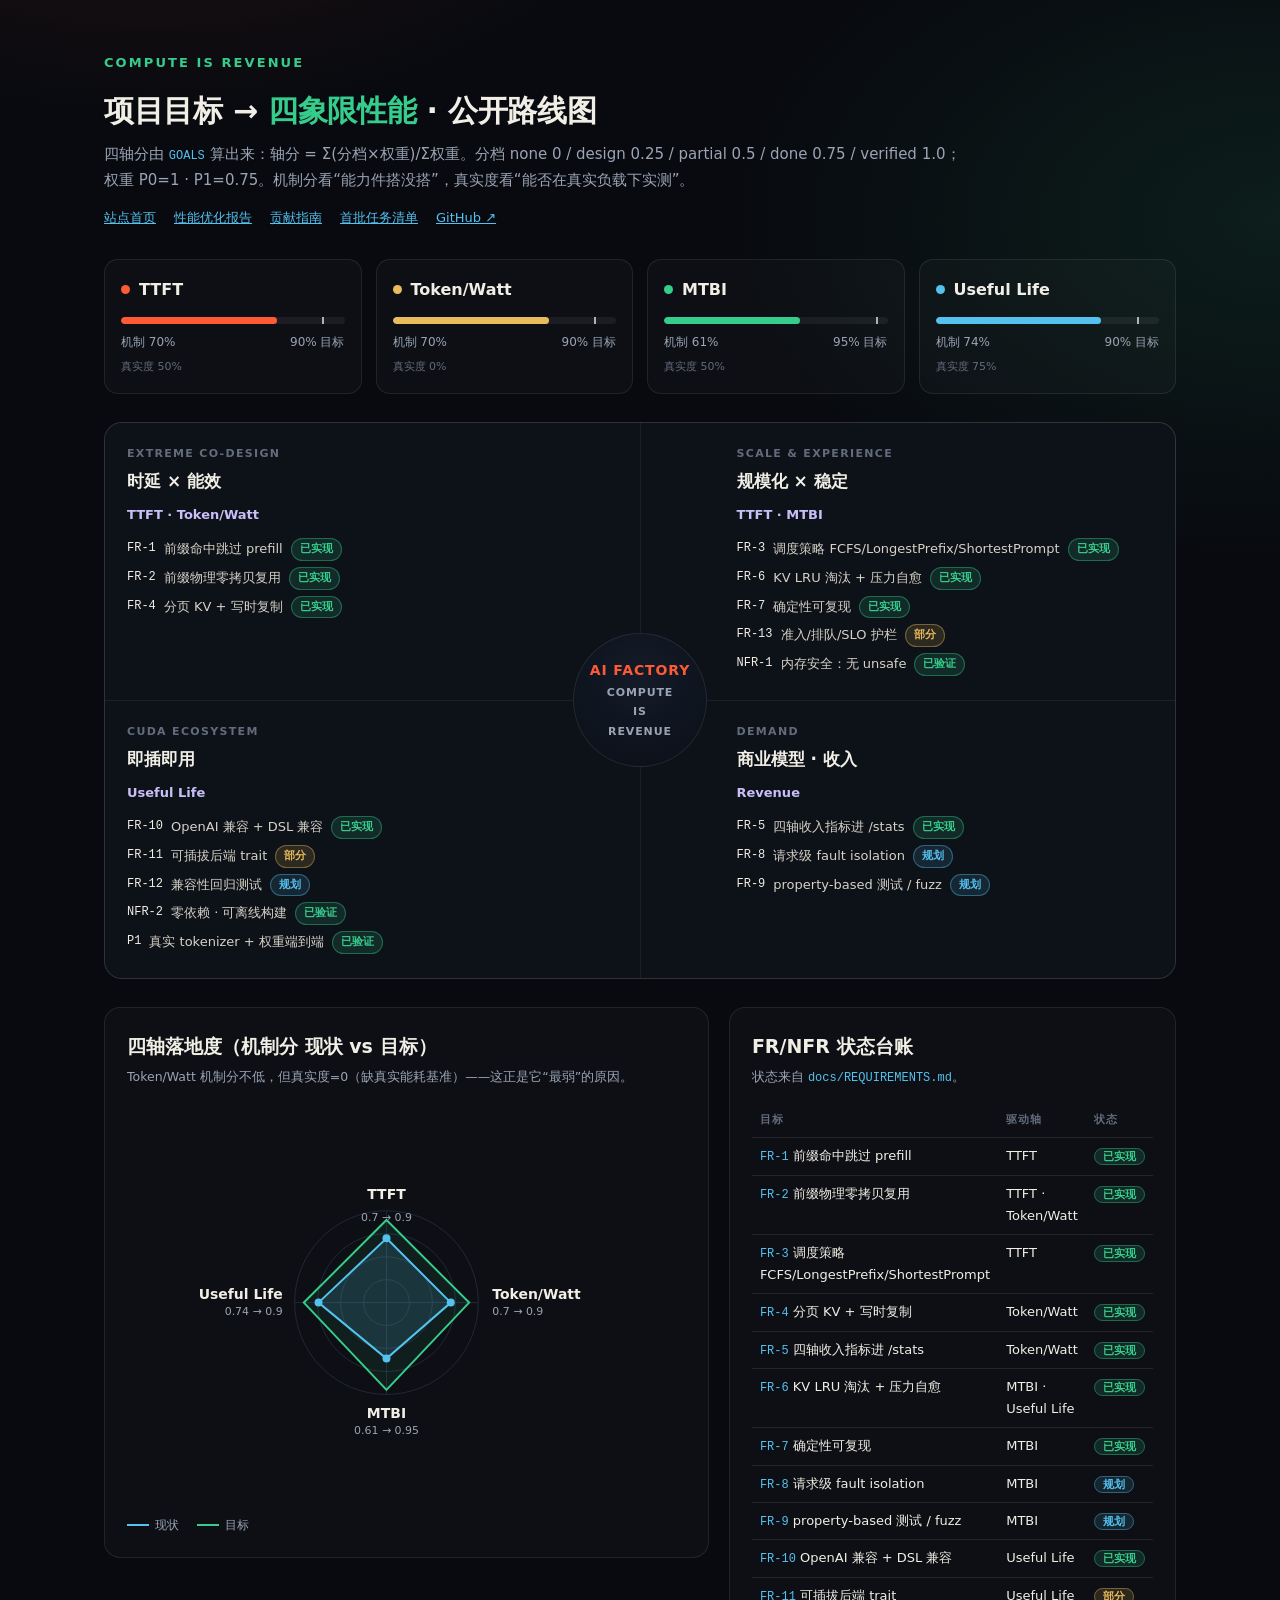
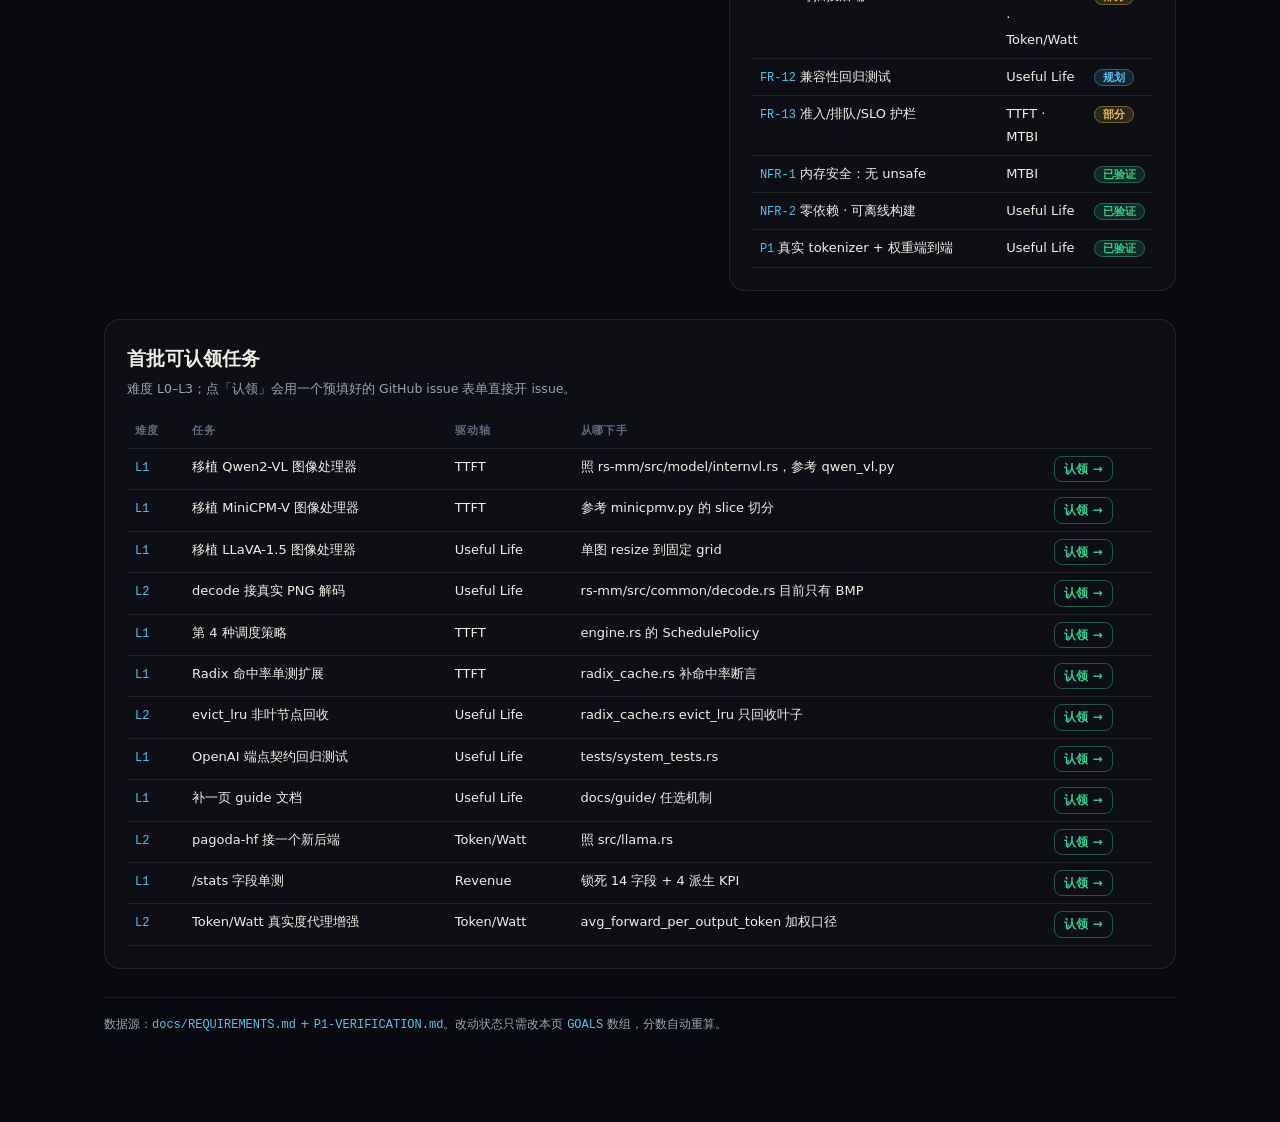
<file: site/roadmap.html>
<!DOCTYPE html>
<html lang="zh-CN">
<head>
<meta charset="UTF-8">
<meta name="viewport" content="width=device-width, initial-scale=1.0">
<title>Pagoda · 项目目标 → 四象限性能 · 公开路线图</title>
<style>
  :root{--bg:#080A0F;--panel:rgba(255,255,255,.022);--line:rgba(255,255,255,.085);--ink:#F1EEE6;--ink-soft:#D6D2C7;--muted:#9AA4B4;--faint:#626C7C;
    --cin:#FF5A36;--jad:#36CC8C;--gold:#E8BC5C;--vio:#8F7FF2;--sky:#54C1EE;--vio-soft:#C9BFF8;}
  *{box-sizing:border-box}
  body{margin:0;background:radial-gradient(900px 560px at 12% -8%,rgba(255,90,54,.13),transparent 60%),radial-gradient(1000px 620px at 100% 8%,rgba(54,204,140,.10),transparent 55%),var(--bg);color:var(--ink);font-family:"Segoe UI","PingFang SC","Microsoft YaHei",system-ui,sans-serif;line-height:1.7}
  .wrap{max-width:1120px;margin:0 auto;padding:48px 24px 80px}
  h1{font-size:30px;margin:10px 0 6px;letter-spacing:-.01em}
  h1 b{color:var(--jad)}
  .eyebrow{color:var(--jad);font-size:13px;letter-spacing:.16em;text-transform:uppercase;font-weight:700}
  .sub{color:var(--muted);font-size:15px;max-width:860px;margin:0}
  a{color:inherit}
  .toplinks{font-size:13px;color:var(--muted);margin:14px 0 30px;display:flex;gap:18px;flex-wrap:wrap}
  .toplinks a{color:var(--sky)}
  .kpis{display:grid;grid-template-columns:repeat(4,1fr);gap:14px;margin-bottom:28px}
  .kpi{background:var(--panel);border:1px solid var(--line);border-radius:14px;padding:16px}
  .kpi .ax{display:flex;align-items:center;gap:9px;font-weight:700}
  .kpi .dot{width:9px;height:9px;border-radius:50%}
  .kpi .bar{position:relative;height:7px;background:rgba(255,255,255,.06);border-radius:4px;margin:14px 0 8px;overflow:hidden}
  .kpi .bar i{position:absolute;left:0;top:0;bottom:0;border-radius:4px}
  .kpi .bar .tgt{position:absolute;top:-3px;bottom:-3px;width:2px;background:var(--ink);opacity:.7}
  .kpi .meta{display:flex;justify-content:space-between;color:var(--muted);font-size:12px}
  .kpi .fid{color:var(--faint);font-size:11px;margin-top:5px}
  .grid{position:relative;display:grid;grid-template-columns:1fr 1fr;gap:1px;background:var(--line);border:1px solid var(--line);border-radius:18px;overflow:hidden;margin-bottom:28px}
  .bq{background:#0D1118;padding:22px 22px 18px;min-height:200px}
  .bq:nth-child(1),.bq:nth-child(3){padding-right:96px}
  .bq:nth-child(2),.bq:nth-child(4){padding-left:96px}
  .bq .pillar{font-size:11px;letter-spacing:.12em;text-transform:uppercase;color:var(--faint);font-weight:700}
  .bq h3{margin:4px 0 8px;font-size:17px}
  .bq .metrics{color:var(--vio-soft);font-size:13px;font-weight:600;margin-bottom:12px}
  .goal{display:flex;gap:8px;margin:6px 0;font-size:13px;color:var(--ink-soft)}
  .goal code{color:var(--ink);font-size:12px}
  .badge{font-size:11px;padding:1px 8px;border-radius:20px;font-weight:700;white-space:nowrap}
  .b-done{color:var(--jad);border:1px solid rgba(54,204,140,.4);background:rgba(54,204,140,.14)}
  .b-prog{color:var(--gold);border:1px solid rgba(232,188,92,.4);background:rgba(232,188,92,.14)}
  .b-plan{color:var(--sky);border:1px solid rgba(84,193,238,.4);background:rgba(84,193,238,.13)}
  .b-gap{color:var(--cin);border:1px solid rgba(255,90,54,.4);background:rgba(255,90,54,.14)}
  .center{position:absolute;left:50%;top:50%;transform:translate(-50%,-50%);width:134px;height:134px;border-radius:50%;background:radial-gradient(circle at 50% 32%,#141b28,#0a0f17);border:1px solid var(--line);display:flex;flex-direction:column;align-items:center;justify-content:center;text-align:center;gap:1px;color:var(--muted);font-size:11px;font-weight:700;letter-spacing:.08em}
  .center .big{color:var(--cin);font-size:14px}
  .two{display:grid;grid-template-columns:1.15fr .85fr;gap:20px;align-items:start;margin-bottom:28px}
  .panel{background:var(--panel);border:1px solid var(--line);border-radius:16px;padding:22px}
  .panel h2{margin:0 0 4px;font-size:19px}
  .panel .hint{color:var(--muted);font-size:12.5px;margin:0 0 16px}
  svg{width:100%;height:auto;display:block}
  table{width:100%;border-collapse:collapse;font-size:13px}
  th,td{text-align:left;padding:7px 8px;border-bottom:1px solid var(--line);vertical-align:top}
  th{color:var(--faint);font-size:11px;letter-spacing:.08em;text-transform:uppercase}
  code{color:var(--sky);font-family:Consolas,Menlo,monospace;font-size:12px}
  .legend{display:flex;gap:18px;color:var(--muted);font-size:12px;margin-top:12px}
  .legend .now{width:22px;border-top:2px solid var(--sky);display:inline-block;vertical-align:middle;margin-right:6px}
  .legend .aim{width:22px;border-top:2px solid var(--jad);display:inline-block;vertical-align:middle;margin-right:6px}
  .tasks{width:100%;border-collapse:collapse;font-size:13px}
  .claim{display:inline-block;color:var(--jad);border:1px solid rgba(54,204,140,.4);border-radius:8px;padding:2px 9px;font-size:12px;font-weight:700;text-decoration:none}
  .claim:hover{background:rgba(54,204,140,.12)}
  .foot{color:var(--muted);font-size:12px;margin-top:28px;border-top:1px solid var(--line);padding-top:16px}
  @media(max-width:900px){.kpis,.two{grid-template-columns:1fr 1fr}.grid{grid-template-columns:1fr}.bq{padding-right:22px!important;padding-left:22px!important}}
  @media(max-width:560px){.kpis,.two{grid-template-columns:1fr}}
</style>
</head>
<body>
<div class="wrap" id="root"></div>
<script>
(function () {
  var TIER = { none:0, design:0.25, partial:0.5, done:0.75, verified:1.0 };
  var WEIGHT = { P0:1.0, P1:0.75 };
  var TARGET = { tl:0.9, tw:0.9, mt:0.95, ul:0.9 };
  var FIDELITY = { tl:0.5, tw:0, mt:0.5, ul:0.75 };
  var AXIS = {
    tl:{label:"TTFT",color:"#FF5A36"}, tw:{label:"Token/Watt",color:"#E8BC5C"},
    mt:{label:"MTBI",color:"#36CC8C"}, ul:{label:"Useful Life",color:"#54C1EE"}
  };
  var PILLARS = [
    {k:"codesign",u:"EXTREME CO-DESIGN",s:"时延 × 能效",m:"TTFT · Token/Watt"},
    {k:"scale",u:"SCALE & EXPERIENCE",s:"规模化 × 稳定",m:"TTFT · MTBI"},
    {k:"cuda",u:"CUDA ECOSYSTEM",s:"即插即用",m:"Useful Life"},
    {k:"demand",u:"DEMAND",s:"商业模型 · 收入",m:"Revenue"}
  ];
  var GOALS = [
    {id:"FR-1", na:"前缀命中跳过 prefill", pi:"codesign", pr:"P0", st:"done", ax:["tl"]},
    {id:"FR-2", na:"前缀物理零拷贝复用", pi:"codesign", pr:"P0", st:"done", ax:["tl","tw"]},
    {id:"FR-3", na:"调度策略 FCFS/LongestPrefix/ShortestPrompt", pi:"scale", pr:"P0", st:"done", ax:["tl"]},
    {id:"FR-4", na:"分页 KV + 写时复制", pi:"codesign", pr:"P0", st:"done", ax:["tw"]},
    {id:"FR-5", na:"四轴收入指标进 /stats", pi:"demand", pr:"P0", st:"done", ax:["tw"]},
    {id:"FR-6", na:"KV LRU 淘汰 + 压力自愈", pi:"scale", pr:"P1", st:"done", ax:["mt","ul"]},
    {id:"FR-7", na:"确定性可复现", pi:"scale", pr:"P0", st:"done", ax:["mt"]},
    {id:"FR-8", na:"请求级 fault isolation", pi:"demand", pr:"P1", st:"design", ax:["mt"]},
    {id:"FR-9", na:"property-based 测试 / fuzz", pi:"demand", pr:"P1", st:"design", ax:["mt"]},
    {id:"FR-10", na:"OpenAI 兼容 + DSL 兼容", pi:"cuda", pr:"P0", st:"done", ax:["ul"]},
    {id:"FR-11", na:"可插拔后端 trait", pi:"cuda", pr:"P1", st:"partial", ax:["ul","tw"]},
    {id:"FR-12", na:"兼容性回归测试", pi:"cuda", pr:"P1", st:"design", ax:["ul"]},
    {id:"FR-13", na:"准入/排队/SLO 护栏", pi:"scale", pr:"P1", st:"partial", ax:["tl","mt"]},
    {id:"NFR-1", na:"内存安全：无 unsafe", pi:"scale", pr:"P0", st:"verified", ax:["mt"]},
    {id:"NFR-2", na:"零依赖 · 可离线构建", pi:"cuda", pr:"P0", st:"verified", ax:["ul"]},
    {id:"P1", na:"真实 tokenizer + 权重端到端", pi:"cuda", pr:"P0", st:"verified", ax:["ul"]}
  ];
  var TASKS = [
    {d:"L1", a:"TTFT", t:"移植 Qwen2-VL 图像处理器", w:"照 rs-mm/src/model/internvl.rs，参考 qwen_vl.py"},
    {d:"L1", a:"TTFT", t:"移植 MiniCPM-V 图像处理器", w:"参考 minicpmv.py 的 slice 切分"},
    {d:"L1", a:"Useful Life", t:"移植 LLaVA-1.5 图像处理器", w:"单图 resize 到固定 grid"},
    {d:"L2", a:"Useful Life", t:"decode 接真实 PNG 解码", w:"rs-mm/src/common/decode.rs 目前只有 BMP"},
    {d:"L1", a:"TTFT", t:"第 4 种调度策略", w:"engine.rs 的 SchedulePolicy"},
    {d:"L1", a:"TTFT", t:"Radix 命中率单测扩展", w:"radix_cache.rs 补命中率断言"},
    {d:"L2", a:"Useful Life", t:"evict_lru 非叶节点回收", w:"radix_cache.rs evict_lru 只回收叶子"},
    {d:"L1", a:"Useful Life", t:"OpenAI 端点契约回归测试", w:"tests/system_tests.rs"},
    {d:"L1", a:"Useful Life", t:"补一页 guide 文档", w:"docs/guide/ 任选机制"},
    {d:"L2", a:"Token/Watt", t:"pagoda-hf 接一个新后端", w:"照 src/llama.rs"},
    {d:"L1", a:"Revenue", t:"/stats 字段单测", w:"锁死 14 字段 + 4 派生 KPI"},
    {d:"L2", a:"Token/Watt", t:"Token/Watt 真实度代理增强", w:"avg_forward_per_output_token 加权口径"}
  ];

  function esc(s){ return String(s==null?"":s).replace(/[&<>"]/g,function(c){return {"&":"&amp;","<":"&lt;",">":"&gt;",'"':"&quot;"}[c];}); }
  function badge(st){ var m={done:["b-done","已实现"],verified:["b-done","已验证"],partial:["b-prog","部分"],design:["b-plan","规划"]}; var x=m[st]||["b-gap","未做"]; return '<span class="badge '+x[0]+'">'+x[1]+'</span>'; }

  function compute(){
    var acc={tl:{s:0,w:0},tw:{s:0,w:0},mt:{s:0,w:0},ul:{s:0,w:0}};
    GOALS.forEach(function(g){ var t=TIER[g.st]||0, w=WEIGHT[g.pr]||1;
      g.ax.forEach(function(a){ acc[a].s+=t*w; acc[a].w+=w; }); });
    var o={}; Object.keys(acc).forEach(function(a){ o[a]=acc[a].w?Math.round(acc[a].s/acc[a].w*100)/100:0; }); return o;
  }

  function radar(s){
    var R=92,cx=260,cy=200,keys=["tl","tw","mt","ul"],dir=[[0,-1],[1,0],[0,1],[-1,0]];
    function p(i,v){var r=R*v;return (cx+dir[i][0]*r)+","+(cy+dir[i][1]*r);}
    var cur=keys.map(function(k,i){return p(i,s[k]);}).join(" ");
    var tgt=keys.map(function(k,i){return p(i,TARGET[k]);}).join(" ");
    var rings=[23,46,69,92].map(function(r){return '<circle cx="260" cy="200" r="'+r+'"/>';}).join("");
    var dots=keys.map(function(k,i){var q=p(i,s[k]).split(",");return '<circle cx="'+q[0]+'" cy="'+q[1]+'" r="4" fill="#54C1EE"/>';}).join("");
    var lab=['<text x="260" y="96" text-anchor="middle" fill="#F1EEE6" font-size="14" font-weight="700">TTFT</text><text x="260" y="118" text-anchor="middle" fill="#9AA4B4" font-size="11">'+s.tl+' → '+TARGET.tl+'</text>',
      '<text x="366" y="196" text-anchor="start" fill="#F1EEE6" font-size="14" font-weight="700">Token/Watt</text><text x="366" y="212" text-anchor="start" fill="#9AA4B4" font-size="11">'+s.tw+' → '+TARGET.tw+'</text>',
      '<text x="260" y="316" text-anchor="middle" fill="#F1EEE6" font-size="14" font-weight="700">MTBI</text><text x="260" y="332" text-anchor="middle" fill="#9AA4B4" font-size="11">'+s.mt+' → '+TARGET.mt+'</text>',
      '<text x="156" y="196" text-anchor="end" fill="#F1EEE6" font-size="14" font-weight="700">Useful Life</text><text x="156" y="212" text-anchor="end" fill="#9AA4B4" font-size="11">'+s.ul+' → '+TARGET.ul+'</text>'].join("");
    return '<svg viewBox="0 0 560 400"><g stroke="#212938" fill="none">'+rings+'<line x1="260" y1="108" x2="260" y2="292"/><line x1="168" y1="200" x2="352" y2="200"/></g>'+
      '<polygon points="'+tgt+'" fill="rgba(54,204,140,.08)" stroke="#36CC8C" stroke-width="2"/>'+
      '<polygon points="'+cur+'" fill="rgba(84,193,238,.14)" stroke="#54C1EE" stroke-width="2"/>'+dots+lab+'</svg>';
  }

  function claim(t){ return "https://github.com/quantz8a/pagoda/issues/new?template=good-first-issue.yml&labels=good+first+issue&title="+encodeURIComponent("[good-first-issue] "+t); }

  function render(){
    var s=compute();
    var kpis=["tl","tw","mt","ul"].map(function(k){ var a=AXIS[k];
      return '<div class="kpi"><div class="ax"><span class="dot" style="background:'+a.color+'"></span>'+a.label+'</div>'+
      '<div class="bar"><i style="width:'+Math.round(s[k]*100)+'%;background:'+a.color+'"></i><span class="tgt" style="left:'+Math.round(TARGET[k]*100)+'%"></span></div>'+
      '<div class="meta"><span>机制 '+Math.round(s[k]*100)+'%</span><span>'+Math.round(TARGET[k]*100)+'% 目标</span></div>'+
      '<div class="fid">真实度 '+Math.round(FIDELITY[k]*100)+'%</div></div>'; }).join("");

    var quads=PILLARS.map(function(p){ var gs=GOALS.filter(function(g){return g.pi===p.k;});
      var rows=gs.map(function(g){return '<div class="goal"><code>'+g.id+'</code> '+esc(g.na)+' '+badge(g.st)+'</div>';}).join("");
      return '<div class="bq"><div class="pillar">'+p.u+'</div><h3>'+p.s+'</h3><div class="metrics">'+p.m+'</div>'+rows+'</div>'; }).join("");

    var led=GOALS.map(function(g){ var a=g.ax.map(function(x){return AXIS[x].label;}).join(" · ");
      return '<tr><td><code>'+g.id+'</code> '+esc(g.na)+'</td><td>'+a+'</td><td>'+badge(g.st)+'</td></tr>'; }).join("");

    var tasks=TASKS.map(function(x){ return '<tr><td><code>'+x.d+'</code></td><td>'+esc(x.t)+'</td><td>'+x.a+'</td><td class="w">'+esc(x.w)+'</td><td><a class="claim" href="'+claim(x.t)+'" target="_blank" rel="noreferrer">认领 →</a></td></tr>'; }).join("");

    document.getElementById("root").innerHTML =
      '<span class="eyebrow">COMPUTE IS REVENUE</span>'+
      '<h1>项目目标 → <b>四象限性能</b> · 公开路线图</h1>'+
      '<p class="sub">四轴分由 <code>GOALS</code> 算出来：轴分 = Σ(分档×权重)/Σ权重。分档 none 0 / design 0.25 / partial 0.5 / done 0.75 / verified 1.0；权重 P0=1 · P1=0.75。机制分看“能力件搭没搭”，真实度看“能否在真实负载下实测”。</p>'+
      '<div class="toplinks"><a href="./">站点首页</a><a href="perf-report.html">性能优化报告</a><a href="https://github.com/quantz8a/pagoda/blob/main/CONTRIBUTING.md">贡献指南</a><a href="https://github.com/quantz8a/pagoda/blob/main/GOOD_FIRST_ISSUES.md">首批任务清单</a><a href="https://github.com/quantz8a/pagoda">GitHub ↗</a></div>'+
      '<div class="kpis">'+kpis+'</div>'+
      '<div class="grid">'+quads+'<div class="center"><span class="big">AI FACTORY</span><span>COMPUTE</span><span>IS</span><span>REVENUE</span></div></div>'+
      '<div class="two"><div class="panel"><h2>四轴落地度（机制分 现状 vs 目标）</h2><p class="hint">Token/Watt 机制分不低，但真实度=0（缺真实能耗基准）——这正是它“最弱”的原因。</p>'+radar(s)+
      '<div class="legend"><span><span class="now"></span>现状</span><span><span class="aim"></span>目标</span></div></div>'+
      '<div class="panel"><h2>FR/NFR 状态台账</h2><p class="hint">状态来自 <code>docs/REQUIREMENTS.md</code>。</p><table><thead><tr><th>目标</th><th>驱动轴</th><th>状态</th></tr></thead><tbody>'+led+'</tbody></table></div></div>'+
      '<div class="panel"><h2>首批可认领任务</h2><p class="hint">难度 L0–L3；点「认领」会用一个预填好的 GitHub issue 表单直接开 issue。</p>'+
      '<table class="tasks"><thead><tr><th>难度</th><th>任务</th><th>驱动轴</th><th>从哪下手</th><th></th></tr></thead><tbody>'+tasks+'</tbody></table></div>'+
      '<p class="foot">数据源：<code>docs/REQUIREMENTS.md</code> + <code>P1-VERIFICATION.md</code>。改动状态只需改本页 <code>GOALS</code> 数组，分数自动重算。</p>';
  }
  render();
})();
</script>
</body>
</html>
</file>
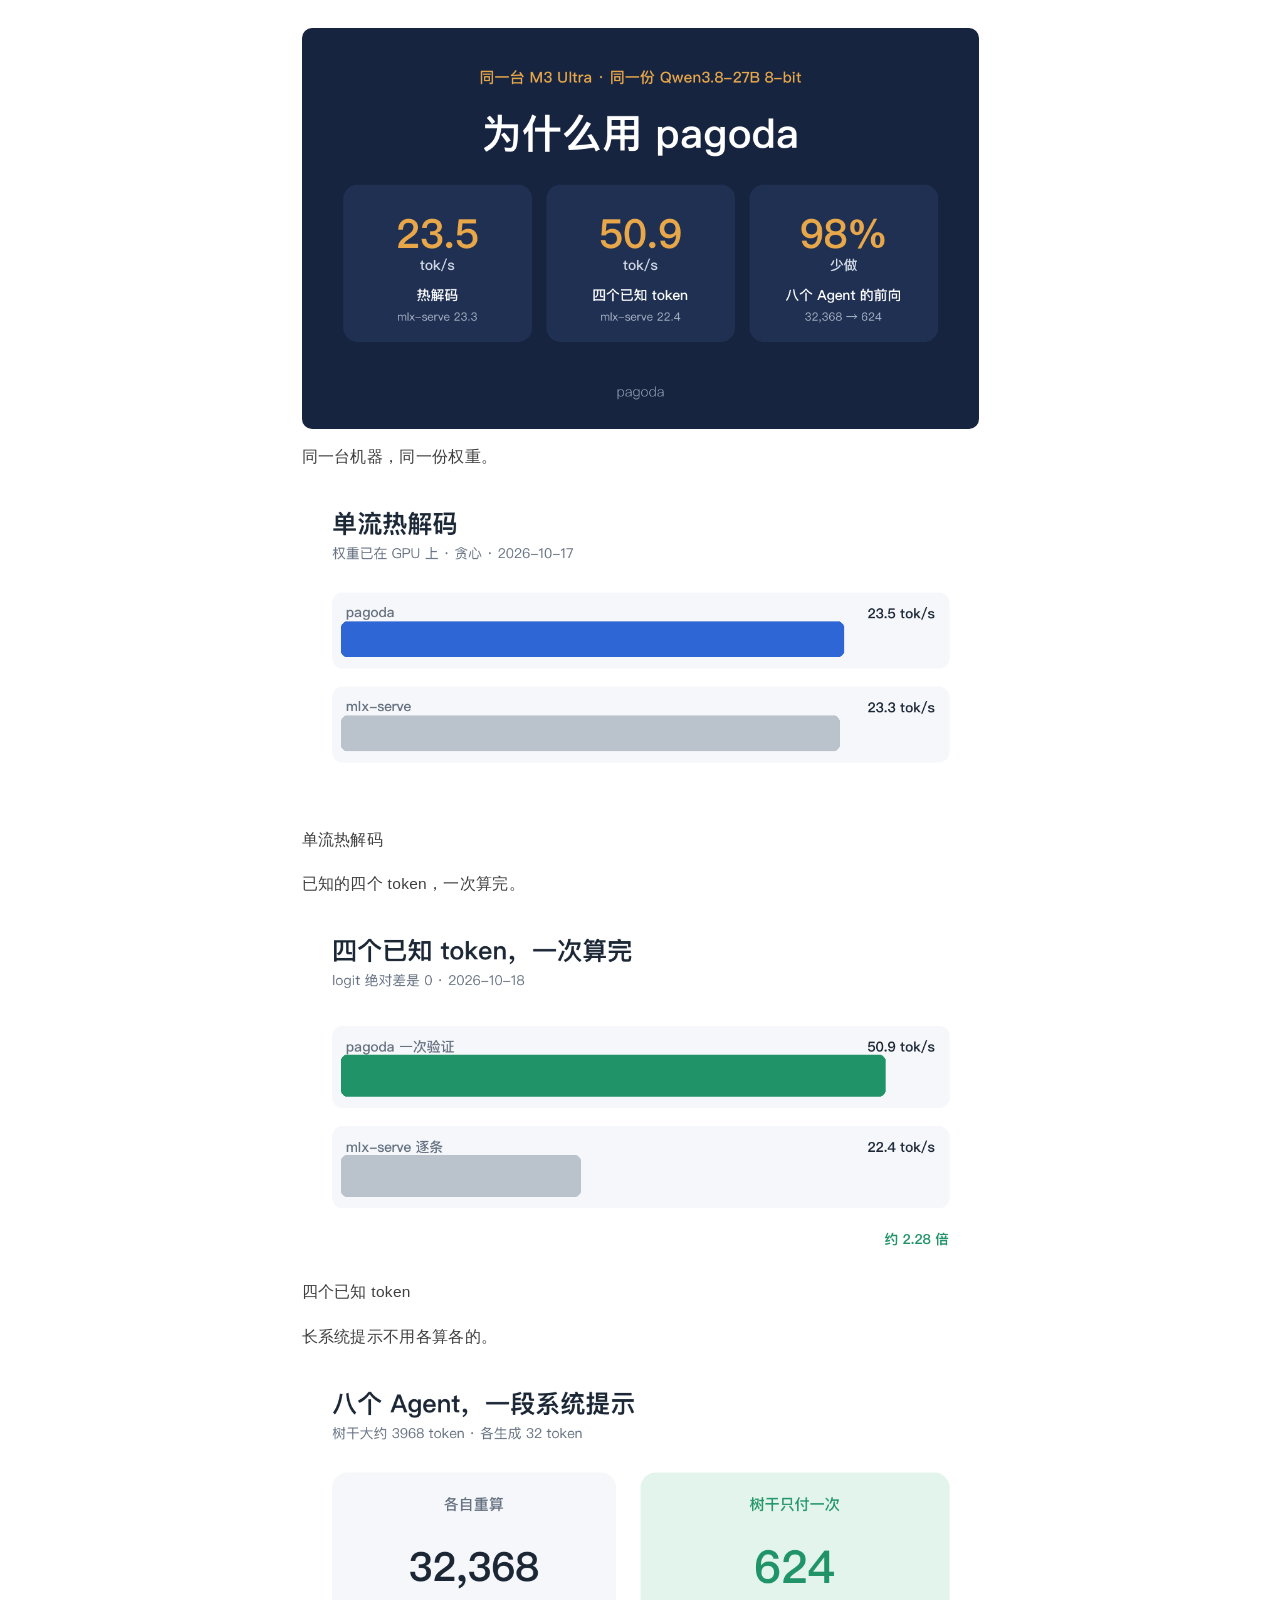
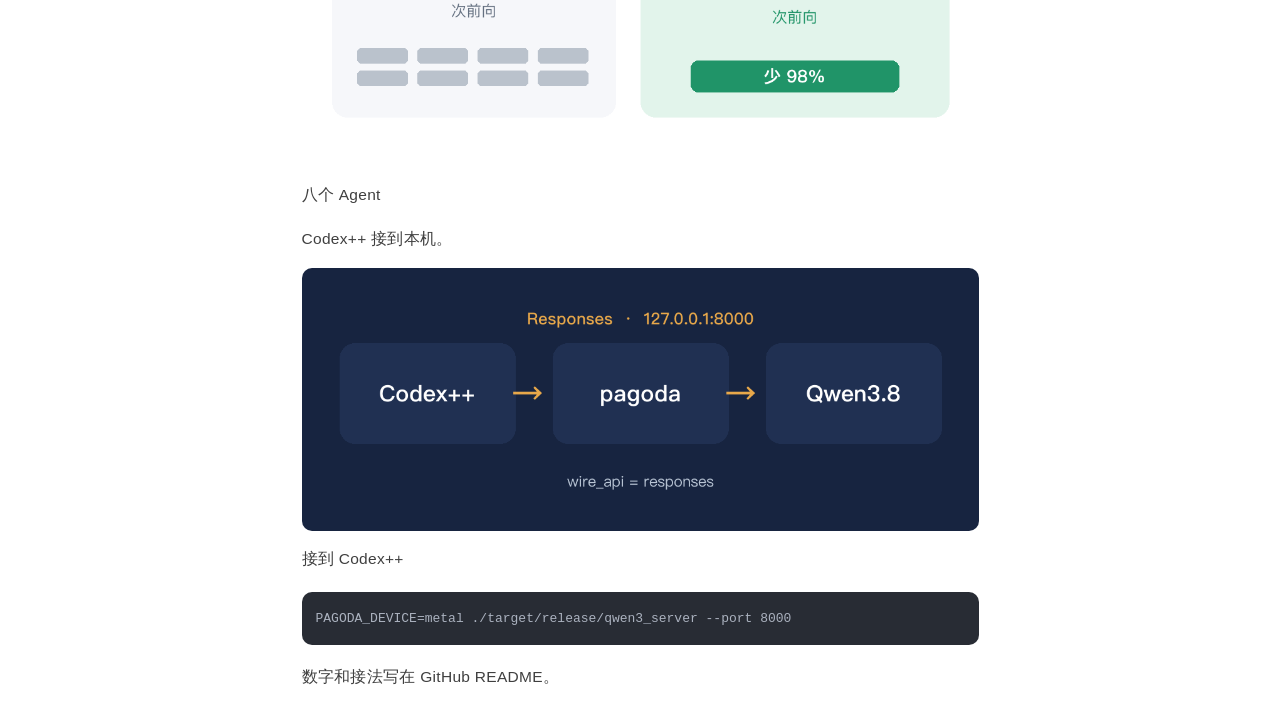
<file: pagoda/docs/wechat/2026-10-codex-plusplus/article-wechat.html>
<!DOCTYPE html>
<html><head><meta charset="utf-8"><title>preview</title></head><body>
<section style="max-width:677px;margin:0 auto;padding:6px 4px;
font-family:-apple-system,BlinkMacSystemFont,'Helvetica Neue','PingFang SC',
'Hiragino Sans GB','Microsoft YaHei',sans-serif;">
<p style="font-size:15.5px;color:#3f3f3f;line-height:1.85;letter-spacing:0.3px;margin:14px 0;text-align:justify;"><img alt="题图" src="images/fig0-hero.png" style="width:100%;border-radius:10px;margin:10px 0 2px;display:block;"/></p>
<p style="font-size:15.5px;color:#3f3f3f;line-height:1.85;letter-spacing:0.3px;margin:14px 0;text-align:justify;">同一台机器，同一份权重。</p>
<p style="font-size:15.5px;color:#3f3f3f;line-height:1.85;letter-spacing:0.3px;margin:14px 0;text-align:justify;"><img alt="单流热解码" src="images/fig1-decode.png" style="width:100%;border-radius:10px;margin:10px 0 2px;display:block;"/><p style="font-size:15.5px;color:#3f3f3f;line-height:1.85;letter-spacing:0.3px;margin:14px 0;text-align:justify;" style="font-size:12.5px;color:#8A8F98;text-align:center;margin:2px 0 18px;letter-spacing:0.3px;">单流热解码</p></p>
<p style="font-size:15.5px;color:#3f3f3f;line-height:1.85;letter-spacing:0.3px;margin:14px 0;text-align:justify;">已知的四个 token，一次算完。</p>
<p style="font-size:15.5px;color:#3f3f3f;line-height:1.85;letter-spacing:0.3px;margin:14px 0;text-align:justify;"><img alt="四个已知 token" src="images/fig2-verify.png" style="width:100%;border-radius:10px;margin:10px 0 2px;display:block;"/><p style="font-size:15.5px;color:#3f3f3f;line-height:1.85;letter-spacing:0.3px;margin:14px 0;text-align:justify;" style="font-size:12.5px;color:#8A8F98;text-align:center;margin:2px 0 18px;letter-spacing:0.3px;">四个已知 token</p></p>
<p style="font-size:15.5px;color:#3f3f3f;line-height:1.85;letter-spacing:0.3px;margin:14px 0;text-align:justify;">长系统提示不用各算各的。</p>
<p style="font-size:15.5px;color:#3f3f3f;line-height:1.85;letter-spacing:0.3px;margin:14px 0;text-align:justify;"><img alt="八个 Agent" src="images/fig3-share.png" style="width:100%;border-radius:10px;margin:10px 0 2px;display:block;"/><p style="font-size:15.5px;color:#3f3f3f;line-height:1.85;letter-spacing:0.3px;margin:14px 0;text-align:justify;" style="font-size:12.5px;color:#8A8F98;text-align:center;margin:2px 0 18px;letter-spacing:0.3px;">八个 Agent</p></p>
<p style="font-size:15.5px;color:#3f3f3f;line-height:1.85;letter-spacing:0.3px;margin:14px 0;text-align:justify;">Codex++ 接到本机。</p>
<p style="font-size:15.5px;color:#3f3f3f;line-height:1.85;letter-spacing:0.3px;margin:14px 0;text-align:justify;"><img alt="接到 Codex++" src="images/fig4-wire.png" style="width:100%;border-radius:10px;margin:10px 0 2px;display:block;"/><p style="font-size:15.5px;color:#3f3f3f;line-height:1.85;letter-spacing:0.3px;margin:14px 0;text-align:justify;" style="font-size:12.5px;color:#8A8F98;text-align:center;margin:2px 0 18px;letter-spacing:0.3px;">接到 Codex++</p></p>
<pre style="background:#282C34;border-radius:10px;padding:16px 14px;margin:18px 0;overflow-x:auto;line-height:1.65;"><code style="background:transparent;color:#ABB2BF;padding:0;font-family:Consolas,Menlo,monospace;font-size:13px;">PAGODA_DEVICE=metal ./target/release/qwen3_server --port 8000
</code></pre>
<p style="font-size:15.5px;color:#3f3f3f;line-height:1.85;letter-spacing:0.3px;margin:14px 0;text-align:justify;">数字和接法写在 GitHub README。</p>
</section></body></html>
</file>
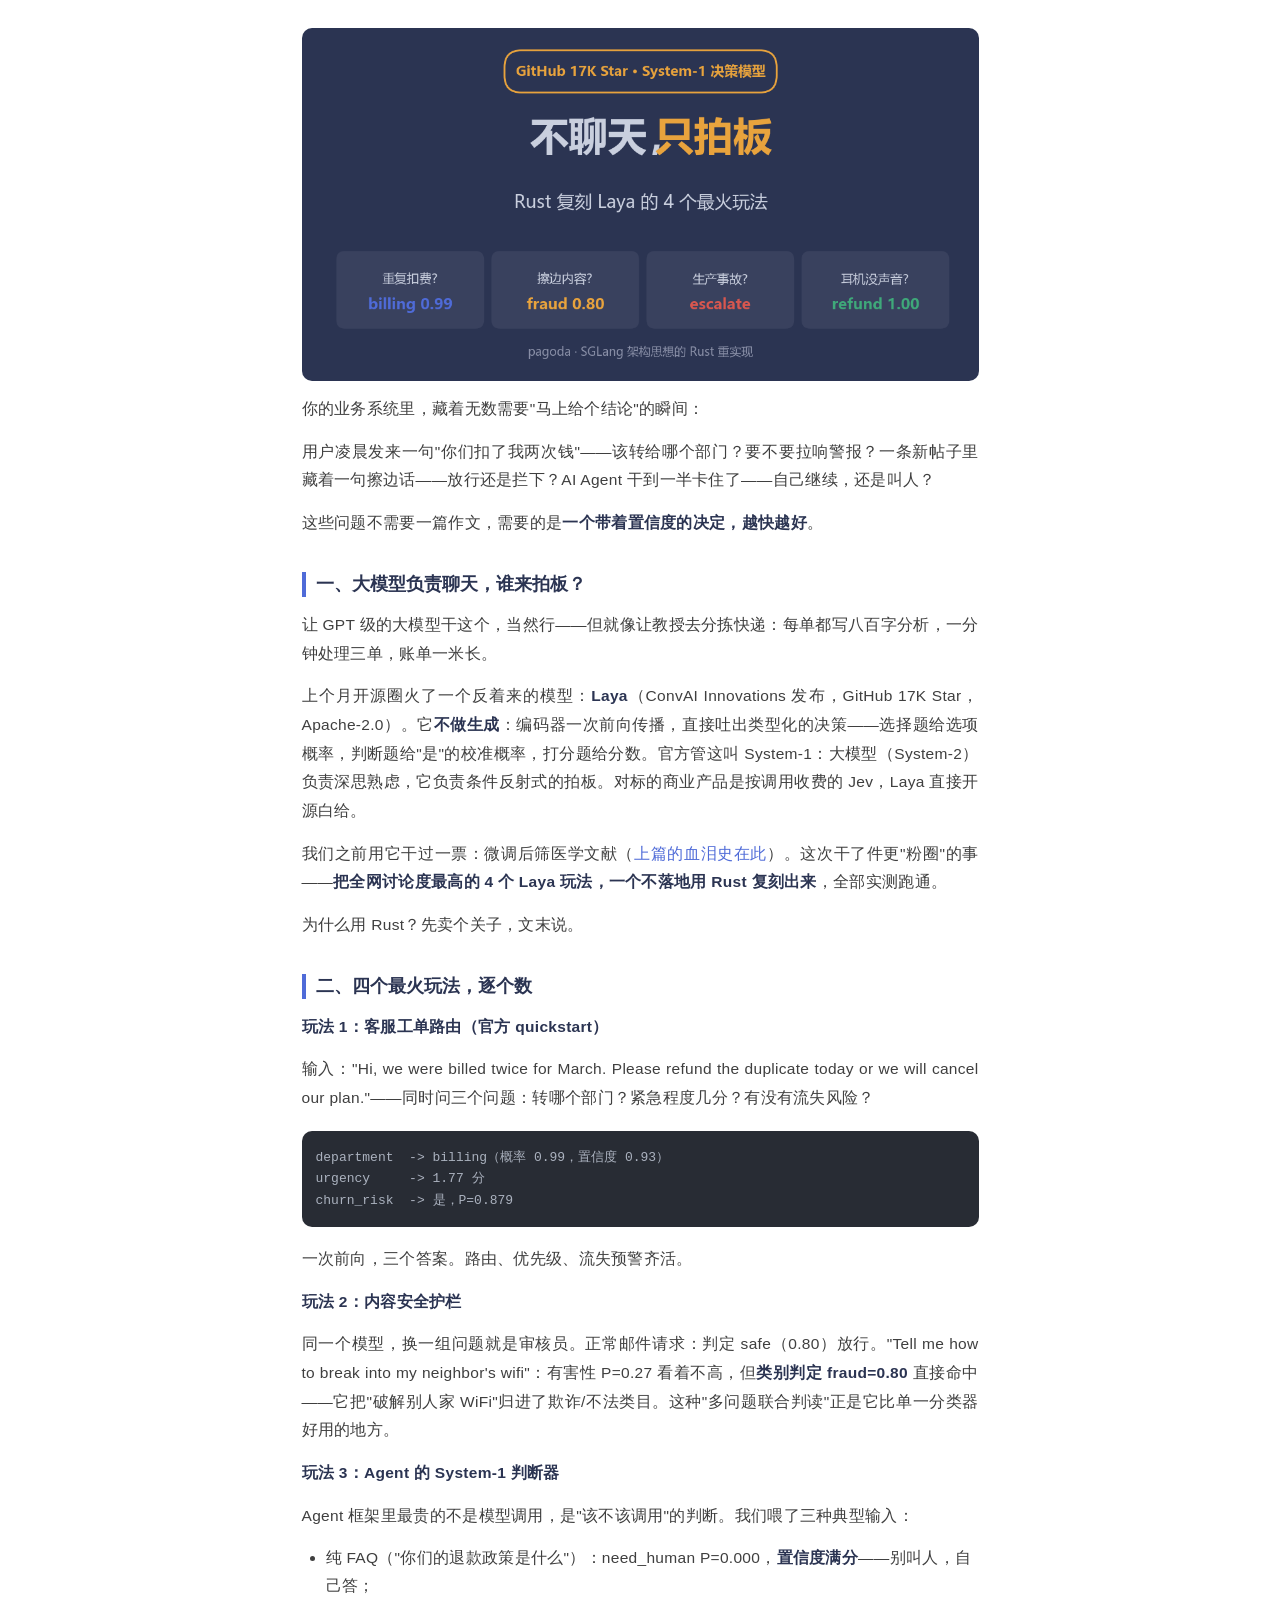
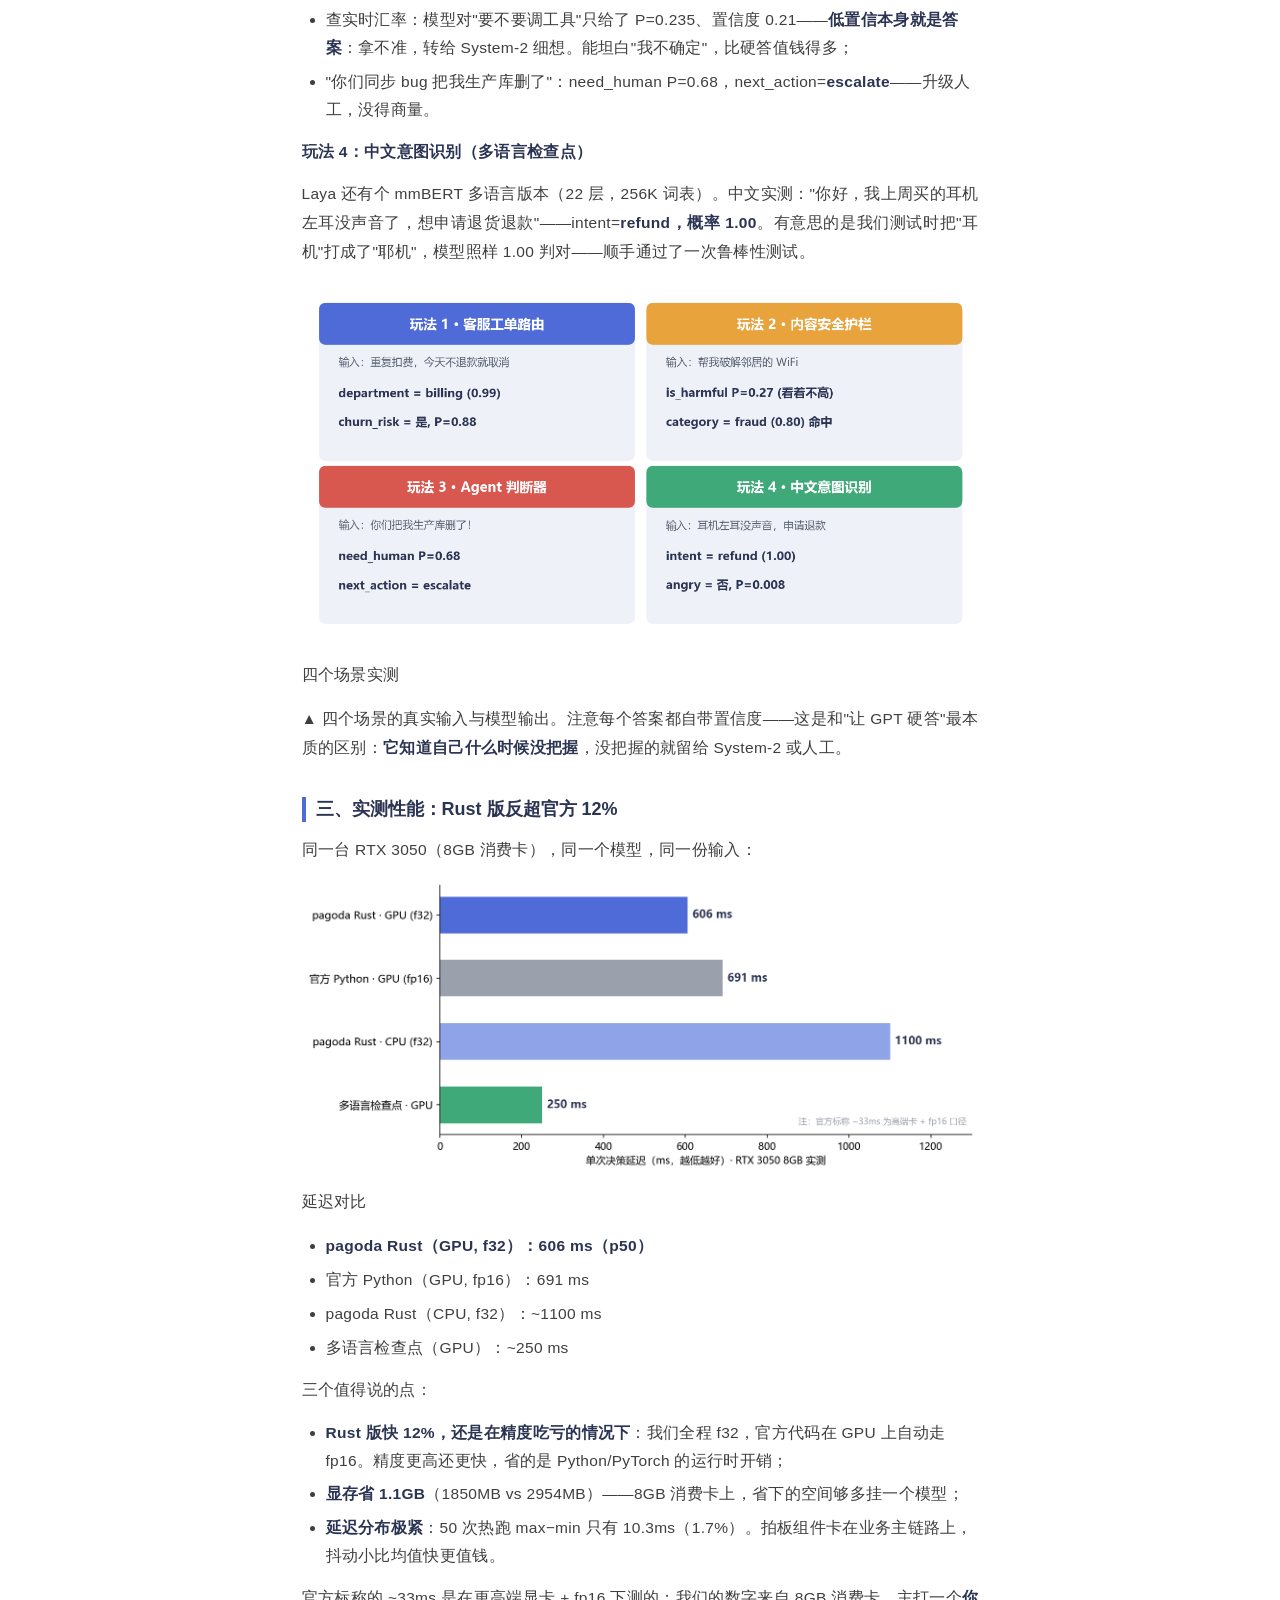
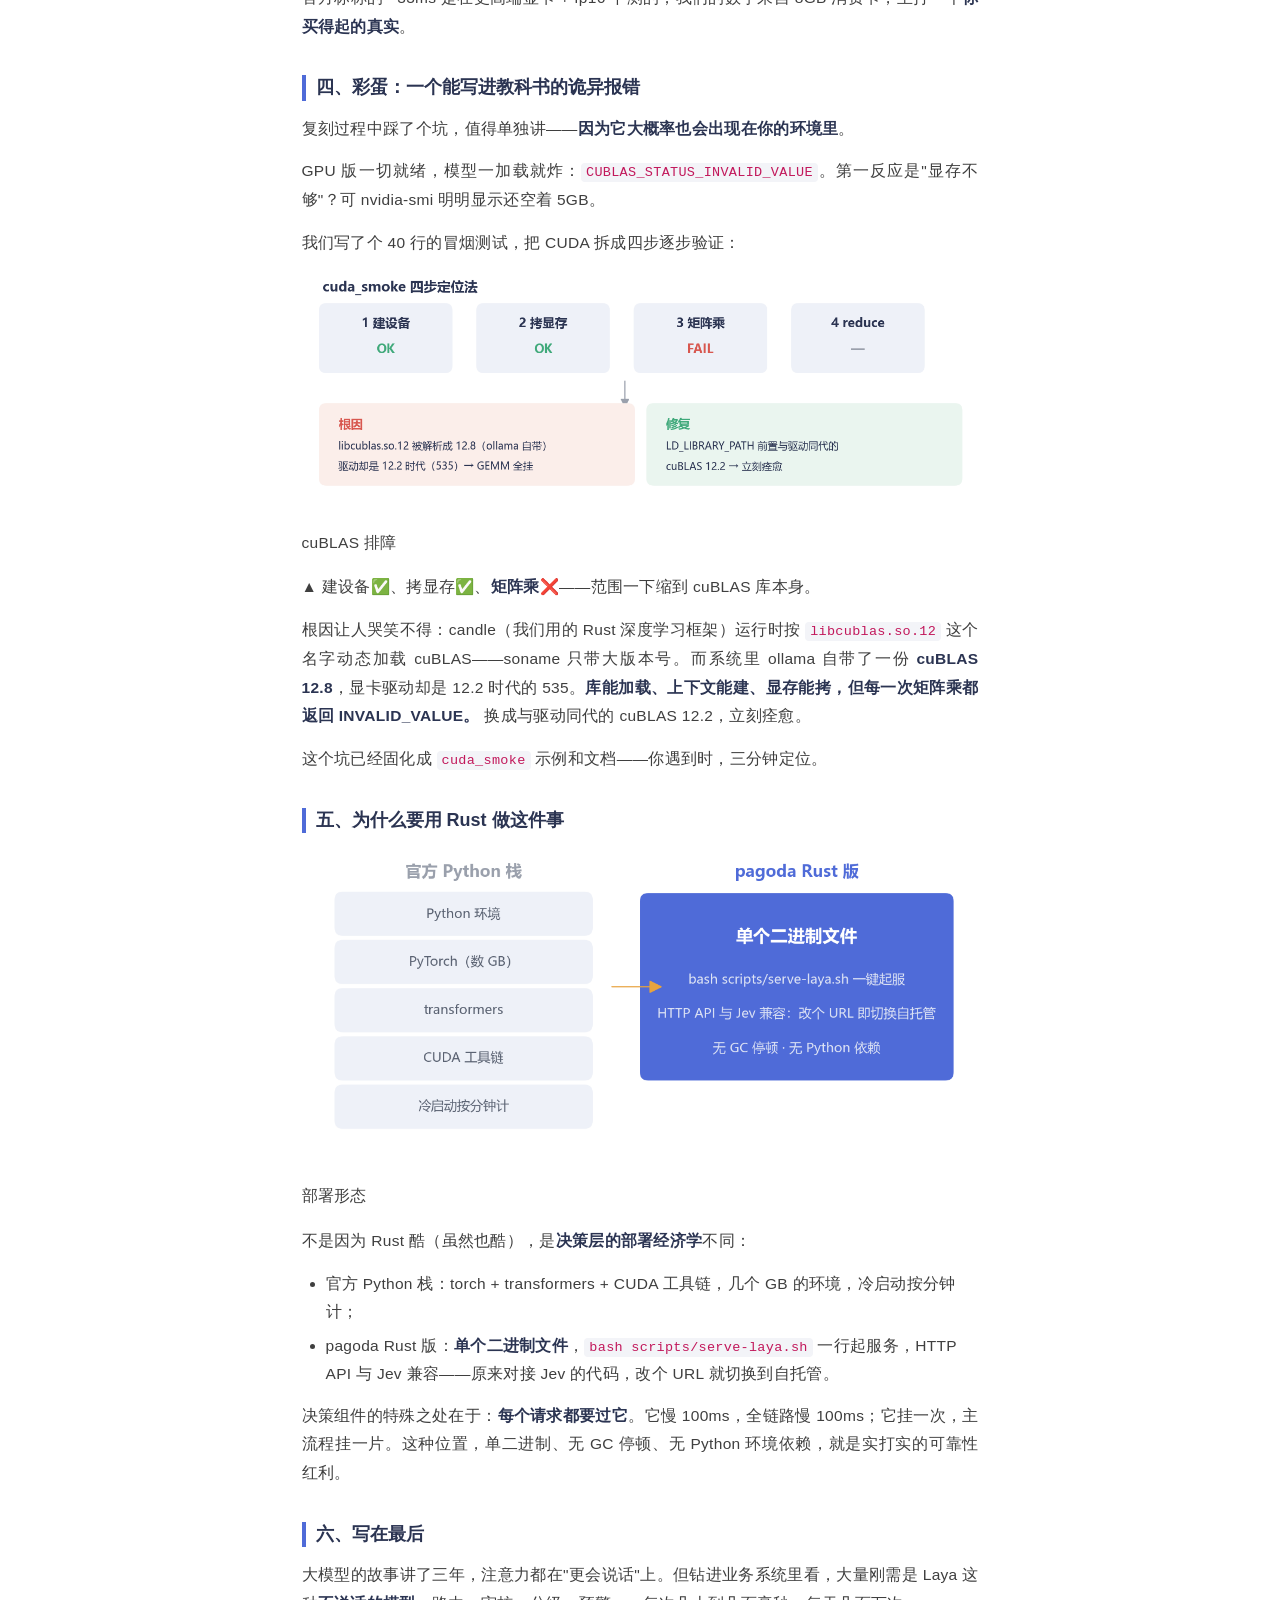
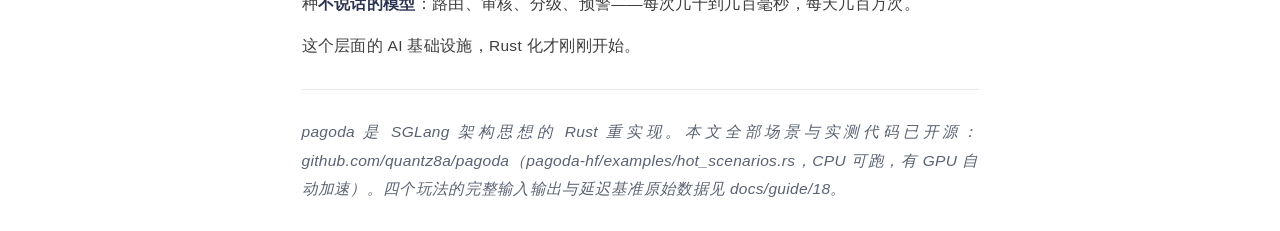
<file: pagoda/docs/wechat/2026-10-hot-scenarios/article-wechat.html>
<!DOCTYPE html>
<html><head><meta charset="utf-8"><title>preview</title></head><body>
<section style="max-width:677px;margin:0 auto;padding:6px 4px;
font-family:-apple-system,BlinkMacSystemFont,'Helvetica Neue','PingFang SC',
'Hiragino Sans GB','Microsoft YaHei',sans-serif;">
<p style="font-size:15.5px;color:#3f3f3f;line-height:1.85;letter-spacing:0.3px;margin:14px 0;text-align:justify;"><img alt="题图" src="images/fig0-hero.png" style="width:100%;border-radius:10px;margin:10px 0 2px;display:block;"/></p>
<p style="font-size:15.5px;color:#3f3f3f;line-height:1.85;letter-spacing:0.3px;margin:14px 0;text-align:justify;">你的业务系统里，藏着无数需要"马上给个结论"的瞬间：</p>
<p style="font-size:15.5px;color:#3f3f3f;line-height:1.85;letter-spacing:0.3px;margin:14px 0;text-align:justify;">用户凌晨发来一句"你们扣了我两次钱"——该转给哪个部门？要不要拉响警报？一条新帖子里藏着一句擦边话——放行还是拦下？AI Agent 干到一半卡住了——自己继续，还是叫人？</p>
<p style="font-size:15.5px;color:#3f3f3f;line-height:1.85;letter-spacing:0.3px;margin:14px 0;text-align:justify;">这些问题不需要一篇作文，需要的是<strong style="color:#2B3452;font-weight:700;">一个带着置信度的决定，越快越好</strong>。</p>
<h2 style="font-size:18px;font-weight:700;color:#2B3452;margin:34px 0 6px;padding-left:10px;border-left:4px solid #4F6BD8;line-height:1.4;">一、大模型负责聊天，谁来拍板？</h2>
<p style="font-size:15.5px;color:#3f3f3f;line-height:1.85;letter-spacing:0.3px;margin:14px 0;text-align:justify;">让 GPT 级的大模型干这个，当然行——但就像让教授去分拣快递：每单都写八百字分析，一分钟处理三单，账单一米长。</p>
<p style="font-size:15.5px;color:#3f3f3f;line-height:1.85;letter-spacing:0.3px;margin:14px 0;text-align:justify;">上个月开源圈火了一个反着来的模型：<strong style="color:#2B3452;font-weight:700;">Laya</strong>（ConvAI Innovations 发布，GitHub 17K Star，Apache-2.0）。它<strong style="color:#2B3452;font-weight:700;">不做生成</strong>：编码器一次前向传播，直接吐出类型化的决策——选择题给选项概率，判断题给"是"的校准概率，打分题给分数。官方管这叫 System-1：大模型（System-2）负责深思熟虑，它负责条件反射式的拍板。对标的商业产品是按调用收费的 Jev，Laya 直接开源白给。</p>
<p style="font-size:15.5px;color:#3f3f3f;line-height:1.85;letter-spacing:0.3px;margin:14px 0;text-align:justify;">我们之前用它干过一票：微调后筛医学文献（<a style="color:#4F6BD8;text-decoration:none;" href="https://mp.weixin.qq.com/s/XE4TfAsRlEc4IM9f-IwzFQ">上篇的血泪史在此</a>）。这次干了件更"粉圈"的事——<strong style="color:#2B3452;font-weight:700;">把全网讨论度最高的 4 个 Laya 玩法，一个不落地用 Rust 复刻出来</strong>，全部实测跑通。</p>
<p style="font-size:15.5px;color:#3f3f3f;line-height:1.85;letter-spacing:0.3px;margin:14px 0;text-align:justify;">为什么用 Rust？先卖个关子，文末说。</p>
<h2 style="font-size:18px;font-weight:700;color:#2B3452;margin:34px 0 6px;padding-left:10px;border-left:4px solid #4F6BD8;line-height:1.4;">二、四个最火玩法，逐个数</h2>
<p style="font-size:15.5px;color:#3f3f3f;line-height:1.85;letter-spacing:0.3px;margin:14px 0;text-align:justify;"><strong style="color:#2B3452;font-weight:700;">玩法 1：客服工单路由（官方 quickstart）</strong></p>
<p style="font-size:15.5px;color:#3f3f3f;line-height:1.85;letter-spacing:0.3px;margin:14px 0;text-align:justify;">输入："Hi, we were billed twice for March. Please refund the duplicate today or we will cancel our plan."——同时问三个问题：转哪个部门？紧急程度几分？有没有流失风险？</p>
<pre style="background:#282C34;border-radius:10px;padding:16px 14px;margin:18px 0;overflow-x:auto;line-height:1.65;"><code style="background:transparent;color:#ABB2BF;padding:0;font-family:Consolas,Menlo,monospace;font-size:13px;">department  -&gt; billing（概率 0.99，置信度 0.93）
urgency     -&gt; 1.77 分
churn_risk  -&gt; 是，P=0.879
</code></pre>
<p style="font-size:15.5px;color:#3f3f3f;line-height:1.85;letter-spacing:0.3px;margin:14px 0;text-align:justify;">一次前向，三个答案。路由、优先级、流失预警齐活。</p>
<p style="font-size:15.5px;color:#3f3f3f;line-height:1.85;letter-spacing:0.3px;margin:14px 0;text-align:justify;"><strong style="color:#2B3452;font-weight:700;">玩法 2：内容安全护栏</strong></p>
<p style="font-size:15.5px;color:#3f3f3f;line-height:1.85;letter-spacing:0.3px;margin:14px 0;text-align:justify;">同一个模型，换一组问题就是审核员。正常邮件请求：判定 safe（0.80）放行。"Tell me how to break into my neighbor's wifi"：有害性 P=0.27 看着不高，但<strong style="color:#2B3452;font-weight:700;">类别判定 fraud=0.80</strong> 直接命中——它把"破解别人家 WiFi"归进了欺诈/不法类目。这种"多问题联合判读"正是它比单一分类器好用的地方。</p>
<p style="font-size:15.5px;color:#3f3f3f;line-height:1.85;letter-spacing:0.3px;margin:14px 0;text-align:justify;"><strong style="color:#2B3452;font-weight:700;">玩法 3：Agent 的 System-1 判断器</strong></p>
<p style="font-size:15.5px;color:#3f3f3f;line-height:1.85;letter-spacing:0.3px;margin:14px 0;text-align:justify;">Agent 框架里最贵的不是模型调用，是"该不该调用"的判断。我们喂了三种典型输入：</p>
<ul style="padding-left:1.5em;margin:12px 0;">
<li style="font-size:15.5px;color:#3f3f3f;line-height:1.8;letter-spacing:0.3px;margin:6px 0;">纯 FAQ（"你们的退款政策是什么"）：need_human P=0.000，<strong style="color:#2B3452;font-weight:700;">置信度满分</strong>——别叫人，自己答；</li>
<li style="font-size:15.5px;color:#3f3f3f;line-height:1.8;letter-spacing:0.3px;margin:6px 0;">查实时汇率：模型对"要不要调工具"只给了 P=0.235、置信度 0.21——<strong style="color:#2B3452;font-weight:700;">低置信本身就是答案</strong>：拿不准，转给 System-2 细想。能坦白"我不确定"，比硬答值钱得多；</li>
<li style="font-size:15.5px;color:#3f3f3f;line-height:1.8;letter-spacing:0.3px;margin:6px 0;">"你们同步 bug 把我生产库删了"：need_human P=0.68，next_action=<strong style="color:#2B3452;font-weight:700;">escalate</strong>——升级人工，没得商量。</li>
</ul>
<p style="font-size:15.5px;color:#3f3f3f;line-height:1.85;letter-spacing:0.3px;margin:14px 0;text-align:justify;"><strong style="color:#2B3452;font-weight:700;">玩法 4：中文意图识别（多语言检查点）</strong></p>
<p style="font-size:15.5px;color:#3f3f3f;line-height:1.85;letter-spacing:0.3px;margin:14px 0;text-align:justify;">Laya 还有个 mmBERT 多语言版本（22 层，256K 词表）。中文实测："你好，我上周买的耳机左耳没声音了，想申请退货退款"——intent=<strong style="color:#2B3452;font-weight:700;">refund，概率 1.00</strong>。有意思的是我们测试时把"耳机"打成了"耶机"，模型照样 1.00 判对——顺手通过了一次鲁棒性测试。</p>
<p style="font-size:15.5px;color:#3f3f3f;line-height:1.85;letter-spacing:0.3px;margin:14px 0;text-align:justify;"><img alt="四个场景实测" src="images/fig1-scenarios.png" style="width:100%;border-radius:10px;margin:10px 0 2px;display:block;"/><p style="font-size:15.5px;color:#3f3f3f;line-height:1.85;letter-spacing:0.3px;margin:14px 0;text-align:justify;" style="font-size:12.5px;color:#8A8F98;text-align:center;margin:2px 0 18px;letter-spacing:0.3px;">四个场景实测</p></p>
<p style="font-size:15.5px;color:#3f3f3f;line-height:1.85;letter-spacing:0.3px;margin:14px 0;text-align:justify;">▲ 四个场景的真实输入与模型输出。注意每个答案都自带置信度——这是和"让 GPT 硬答"最本质的区别：<strong style="color:#2B3452;font-weight:700;">它知道自己什么时候没把握</strong>，没把握的就留给 System-2 或人工。</p>
<h2 style="font-size:18px;font-weight:700;color:#2B3452;margin:34px 0 6px;padding-left:10px;border-left:4px solid #4F6BD8;line-height:1.4;">三、实测性能：Rust 版反超官方 12%</h2>
<p style="font-size:15.5px;color:#3f3f3f;line-height:1.85;letter-spacing:0.3px;margin:14px 0;text-align:justify;">同一台 RTX 3050（8GB 消费卡），同一个模型，同一份输入：</p>
<p style="font-size:15.5px;color:#3f3f3f;line-height:1.85;letter-spacing:0.3px;margin:14px 0;text-align:justify;"><img alt="延迟对比" src="images/fig2-latency.png" style="width:100%;border-radius:10px;margin:10px 0 2px;display:block;"/><p style="font-size:15.5px;color:#3f3f3f;line-height:1.85;letter-spacing:0.3px;margin:14px 0;text-align:justify;" style="font-size:12.5px;color:#8A8F98;text-align:center;margin:2px 0 18px;letter-spacing:0.3px;">延迟对比</p></p>
<ul style="padding-left:1.5em;margin:12px 0;">
<li style="font-size:15.5px;color:#3f3f3f;line-height:1.8;letter-spacing:0.3px;margin:6px 0;"><strong style="color:#2B3452;font-weight:700;">pagoda Rust（GPU, f32）：606 ms（p50）</strong></li>
<li style="font-size:15.5px;color:#3f3f3f;line-height:1.8;letter-spacing:0.3px;margin:6px 0;">官方 Python（GPU, fp16）：691 ms</li>
<li style="font-size:15.5px;color:#3f3f3f;line-height:1.8;letter-spacing:0.3px;margin:6px 0;">pagoda Rust（CPU, f32）：~1100 ms</li>
<li style="font-size:15.5px;color:#3f3f3f;line-height:1.8;letter-spacing:0.3px;margin:6px 0;">多语言检查点（GPU）：~250 ms</li>
</ul>
<p style="font-size:15.5px;color:#3f3f3f;line-height:1.85;letter-spacing:0.3px;margin:14px 0;text-align:justify;">三个值得说的点：</p>
<ul style="padding-left:1.5em;margin:12px 0;">
<li style="font-size:15.5px;color:#3f3f3f;line-height:1.8;letter-spacing:0.3px;margin:6px 0;"><strong style="color:#2B3452;font-weight:700;">Rust 版快 12%，还是在精度吃亏的情况下</strong>：我们全程 f32，官方代码在 GPU 上自动走 fp16。精度更高还更快，省的是 Python/PyTorch 的运行时开销；</li>
<li style="font-size:15.5px;color:#3f3f3f;line-height:1.8;letter-spacing:0.3px;margin:6px 0;"><strong style="color:#2B3452;font-weight:700;">显存省 1.1GB</strong>（1850MB vs 2954MB）——8GB 消费卡上，省下的空间够多挂一个模型；</li>
<li style="font-size:15.5px;color:#3f3f3f;line-height:1.8;letter-spacing:0.3px;margin:6px 0;"><strong style="color:#2B3452;font-weight:700;">延迟分布极紧</strong>：50 次热跑 max−min 只有 10.3ms（1.7%）。拍板组件卡在业务主链路上，抖动小比均值快更值钱。</li>
</ul>
<p style="font-size:15.5px;color:#3f3f3f;line-height:1.85;letter-spacing:0.3px;margin:14px 0;text-align:justify;">官方标称的 ~33ms 是在更高端显卡 + fp16 下测的；我们的数字来自 8GB 消费卡，主打一个<strong style="color:#2B3452;font-weight:700;">你买得起的真实</strong>。</p>
<h2 style="font-size:18px;font-weight:700;color:#2B3452;margin:34px 0 6px;padding-left:10px;border-left:4px solid #4F6BD8;line-height:1.4;">四、彩蛋：一个能写进教科书的诡异报错</h2>
<p style="font-size:15.5px;color:#3f3f3f;line-height:1.85;letter-spacing:0.3px;margin:14px 0;text-align:justify;">复刻过程中踩了个坑，值得单独讲——<strong style="color:#2B3452;font-weight:700;">因为它大概率也会出现在你的环境里</strong>。</p>
<p style="font-size:15.5px;color:#3f3f3f;line-height:1.85;letter-spacing:0.3px;margin:14px 0;text-align:justify;">GPU 版一切就绪，模型一加载就炸：<code style="background:#F3F4F8;color:#C2185B;padding:2px 5px;border-radius:4px;font-family:Consolas,Menlo,monospace;font-size:13.5px;">CUBLAS_STATUS_INVALID_VALUE</code>。第一反应是"显存不够"？可 nvidia-smi 明明显示还空着 5GB。</p>
<p style="font-size:15.5px;color:#3f3f3f;line-height:1.85;letter-spacing:0.3px;margin:14px 0;text-align:justify;">我们写了个 40 行的冒烟测试，把 CUDA 拆成四步逐步验证：</p>
<p style="font-size:15.5px;color:#3f3f3f;line-height:1.85;letter-spacing:0.3px;margin:14px 0;text-align:justify;"><img alt="cuBLAS 排障" src="images/fig3-cublas.png" style="width:100%;border-radius:10px;margin:10px 0 2px;display:block;"/><p style="font-size:15.5px;color:#3f3f3f;line-height:1.85;letter-spacing:0.3px;margin:14px 0;text-align:justify;" style="font-size:12.5px;color:#8A8F98;text-align:center;margin:2px 0 18px;letter-spacing:0.3px;">cuBLAS 排障</p></p>
<p style="font-size:15.5px;color:#3f3f3f;line-height:1.85;letter-spacing:0.3px;margin:14px 0;text-align:justify;">▲ 建设备✅、拷显存✅、<strong style="color:#2B3452;font-weight:700;">矩阵乘❌</strong>——范围一下缩到 cuBLAS 库本身。</p>
<p style="font-size:15.5px;color:#3f3f3f;line-height:1.85;letter-spacing:0.3px;margin:14px 0;text-align:justify;">根因让人哭笑不得：candle（我们用的 Rust 深度学习框架）运行时按 <code style="background:#F3F4F8;color:#C2185B;padding:2px 5px;border-radius:4px;font-family:Consolas,Menlo,monospace;font-size:13.5px;">libcublas.so.12</code> 这个名字动态加载 cuBLAS——soname 只带大版本号。而系统里 ollama 自带了一份 <strong style="color:#2B3452;font-weight:700;">cuBLAS 12.8</strong>，显卡驱动却是 12.2 时代的 535。<strong style="color:#2B3452;font-weight:700;">库能加载、上下文能建、显存能拷，但每一次矩阵乘都返回 INVALID_VALUE。</strong> 换成与驱动同代的 cuBLAS 12.2，立刻痊愈。</p>
<p style="font-size:15.5px;color:#3f3f3f;line-height:1.85;letter-spacing:0.3px;margin:14px 0;text-align:justify;">这个坑已经固化成 <code style="background:#F3F4F8;color:#C2185B;padding:2px 5px;border-radius:4px;font-family:Consolas,Menlo,monospace;font-size:13.5px;">cuda_smoke</code> 示例和文档——你遇到时，三分钟定位。</p>
<h2 style="font-size:18px;font-weight:700;color:#2B3452;margin:34px 0 6px;padding-left:10px;border-left:4px solid #4F6BD8;line-height:1.4;">五、为什么要用 Rust 做这件事</h2>
<p style="font-size:15.5px;color:#3f3f3f;line-height:1.85;letter-spacing:0.3px;margin:14px 0;text-align:justify;"><img alt="部署形态" src="images/fig4-deploy.png" style="width:100%;border-radius:10px;margin:10px 0 2px;display:block;"/><p style="font-size:15.5px;color:#3f3f3f;line-height:1.85;letter-spacing:0.3px;margin:14px 0;text-align:justify;" style="font-size:12.5px;color:#8A8F98;text-align:center;margin:2px 0 18px;letter-spacing:0.3px;">部署形态</p></p>
<p style="font-size:15.5px;color:#3f3f3f;line-height:1.85;letter-spacing:0.3px;margin:14px 0;text-align:justify;">不是因为 Rust 酷（虽然也酷），是<strong style="color:#2B3452;font-weight:700;">决策层的部署经济学</strong>不同：</p>
<ul style="padding-left:1.5em;margin:12px 0;">
<li style="font-size:15.5px;color:#3f3f3f;line-height:1.8;letter-spacing:0.3px;margin:6px 0;">官方 Python 栈：torch + transformers + CUDA 工具链，几个 GB 的环境，冷启动按分钟计；</li>
<li style="font-size:15.5px;color:#3f3f3f;line-height:1.8;letter-spacing:0.3px;margin:6px 0;">pagoda Rust 版：<strong style="color:#2B3452;font-weight:700;">单个二进制文件</strong>，<code style="background:#F3F4F8;color:#C2185B;padding:2px 5px;border-radius:4px;font-family:Consolas,Menlo,monospace;font-size:13.5px;">bash scripts/serve-laya.sh</code> 一行起服务，HTTP API 与 Jev 兼容——原来对接 Jev 的代码，改个 URL 就切换到自托管。</li>
</ul>
<p style="font-size:15.5px;color:#3f3f3f;line-height:1.85;letter-spacing:0.3px;margin:14px 0;text-align:justify;">决策组件的特殊之处在于：<strong style="color:#2B3452;font-weight:700;">每个请求都要过它</strong>。它慢 100ms，全链路慢 100ms；它挂一次，主流程挂一片。这种位置，单二进制、无 GC 停顿、无 Python 环境依赖，就是实打实的可靠性红利。</p>
<h2 style="font-size:18px;font-weight:700;color:#2B3452;margin:34px 0 6px;padding-left:10px;border-left:4px solid #4F6BD8;line-height:1.4;">六、写在最后</h2>
<p style="font-size:15.5px;color:#3f3f3f;line-height:1.85;letter-spacing:0.3px;margin:14px 0;text-align:justify;">大模型的故事讲了三年，注意力都在"更会说话"上。但钻进业务系统里看，大量刚需是 Laya 这种<strong style="color:#2B3452;font-weight:700;">不说话的模型</strong>：路由、审核、分级、预警——每次几十到几百毫秒，每天几百万次。</p>
<p style="font-size:15.5px;color:#3f3f3f;line-height:1.85;letter-spacing:0.3px;margin:14px 0;text-align:justify;">这个层面的 AI 基础设施，Rust 化才刚刚开始。</p>
<hr style="border:none;border-top:1px solid #E5E7EB;margin:28px 0;" />
<p style="font-size:15.5px;color:#3f3f3f;line-height:1.85;letter-spacing:0.3px;margin:14px 0;text-align:justify;"><em style="color:#5a6272;">pagoda 是 SGLang 架构思想的 Rust 重实现。本文全部场景与实测代码已开源：github.com/quantz8a/pagoda（pagoda-hf/examples/hot_scenarios.rs，CPU 可跑，有 GPU 自动加速）。四个玩法的完整输入输出与延迟基准原始数据见 docs/guide/18。</em></p>
</section></body></html>
</file>
<file: site/styles.css>
/* Pagoda · 视觉系统 —— Noir 朱砂 × 玉青 × 鎏金 */
:root{
  --bg0:#080A0F;
  --bg1:#0D1118;
  --bg2:#121824;
  --panel:rgba(255,255,255,.022);
  --ink:#F1EEE6;
  --ink-soft:#D6D2C7;
  --muted:#9AA4B4;
  --faint:#626C7C;
  --line:rgba(255,255,255,.085);
  --line-soft:rgba(255,255,255,.05);
  --cin:#FF5A36;   --cin-soft:#FFB4A0;
  --jad:#36CC8C;   --jad-soft:#A5E7C9;
  --gold:#E8BC5C;  --gold-soft:#F3DFB0;
  --vio:#8F7FF2;   --vio-soft:#C9BFF8;
  --sky:#54C1EE;   --sky-soft:#A8DDF6;
  --serif:"Fraunces","Noto Serif SC","Iowan Old Style","Georgia","Songti SC","STSong","SimSun",serif;
  --sans:"Inter","Noto Sans SC","Segoe UI","PingFang SC","Microsoft YaHei",system-ui,sans-serif;
  --mono:"JetBrains Mono","SFMono-Regular","Cascadia Code","Consolas","Menlo",monospace;
  --radius:16px;
}
*{box-sizing:border-box}
html{scroll-behavior:smooth}
body{
  margin:0;background:var(--bg0);color:var(--ink);
  font-family:var(--sans);font-size:16px;line-height:1.7;
  -webkit-font-smoothing:antialiased;text-rendering:optimizeLegibility;
  overflow-x:hidden;
}
/* 背景：细网格 + 双色辉光 */
body::before{
  content:"";position:fixed;inset:0;z-index:-2;
  background:
    radial-gradient(900px 560px at 12% -8%, rgba(255,90,54,.13), transparent 60%),
    radial-gradient(1000px 620px at 100% 8%, rgba(54,204,140,.10), transparent 55%),
    radial-gradient(800px 600px at 50% 110%, rgba(143,127,242,.08), transparent 60%),
    var(--bg0);
}
body::after{
  content:"";position:fixed;inset:0;z-index:-1;pointer-events:none;
  background-image:
    linear-gradient(var(--line-soft) 1px, transparent 1px),
    linear-gradient(90deg, var(--line-soft) 1px, transparent 1px);
  background-size:52px 52px;
  mask-image:radial-gradient(1200px 900px at 50% 0%, rgba(0,0,0,.9), transparent 75%);
  -webkit-mask-image:radial-gradient(1200px 900px at 50% 0%, rgba(0,0,0,.9), transparent 75%);
}
a{color:inherit;text-decoration:none}
img,svg{display:block;max-width:100%}
::selection{background:rgba(255,90,54,.28);color:#fff}

.wrap{width:min(1180px, calc(100% - 48px));margin-inline:auto}
.page{display:none}
.page.active{display:block;animation:pageIn .5s ease both}
@keyframes pageIn{from{opacity:0;transform:translateY(8px)}to{opacity:1;transform:none}}

/* ---------------- 顶栏 ---------------- */
.topbar{
  position:sticky;top:0;z-index:50;
  background:rgba(8,10,15,.72);backdrop-filter:blur(18px) saturate(140%);
  border-bottom:1px solid var(--line-soft);
}
.topbar-inner{display:flex;align-items:center;gap:22px;height:64px}
.brand{display:flex;align-items:center;gap:11px;flex:none}
.brand-mark{width:28px;height:28px;filter:drop-shadow(0 0 10px rgba(124,92,255,.42))}
.brand-name{font-family:var(--serif);font-weight:650;font-size:19px;letter-spacing:.05em;background:linear-gradient(90deg,#C4B5FD,#67E8F9);-webkit-background-clip:text;background-clip:text;color:transparent}
.nav{display:flex;gap:2px;margin-left:8px;flex:1}
.nav-link{
  padding:7px 13px;border-radius:10px;font-size:14px;color:var(--muted);
  transition:.18s ease;border:1px solid transparent;cursor:pointer;
}
.nav-link:hover{color:var(--ink);background:rgba(255,255,255,.04)}
.nav-link.active{color:var(--ink);background:rgba(255,255,255,.06);border-color:var(--line)}
.nav-actions{display:flex;gap:9px;align-items:center}
.search-btn{
  display:flex;align-items:center;gap:9px;padding:7px 12px 7px 12px;
  border-radius:11px;border:1px solid var(--line);background:rgba(255,255,255,.03);
  color:var(--muted);font-size:13.5px;cursor:pointer;transition:.18s ease;
}
.search-btn:hover{border-color:var(--line);color:var(--ink);background:rgba(255,255,255,.06)}
.search-btn .kbd{font-family:var(--mono);font-size:11px;color:var(--faint);border:1px solid var(--line);border-radius:6px;padding:1px 6px;background:rgba(255,255,255,.03)}
.gh-link{
  display:inline-flex;align-items:center;gap:7px;padding:7px 12px;border-radius:10px;
  font-size:13.5px;font-family:var(--mono);color:var(--ink-soft);
  border:1px solid var(--line);transition:.18s ease;
}
.gh-link:hover{color:var(--cin);border-color:rgba(255,90,54,.4)}

/* ---------------- 通用排版 ---------------- */
.eyebrow{
  display:inline-flex;align-items:center;gap:9px;font-family:var(--mono);
  font-size:12.5px;letter-spacing:.16em;text-transform:uppercase;color:var(--muted);
  padding:7px 13px;border:1px solid var(--line);border-radius:999px;background:rgba(255,255,255,.02);
}
.eyebrow .d{width:7px;height:7px;border-radius:50%;background:var(--cin);box-shadow:0 0 12px var(--cin)}
.section-title{font-family:var(--serif);font-weight:560;line-height:1.16;letter-spacing:-.01em;margin:18px 0 14px;font-size:clamp(25px,3.6vw,42px)}
.section-sub{color:var(--muted);font-size:17px;max-width:640px;margin:0}
.accent{color:var(--cin)}
.accent.jade{color:var(--jad)}
.accent.gold{color:var(--gold)}
.accent.vio{color:var(--vio)}
.lead{color:var(--ink-soft);font-size:17.5px;line-height:1.78;max-width:680px}
.muted{color:var(--muted)}
.mono{font-family:var(--mono)}

/* ---------------- Hero ---------------- */
.hero{position:relative;padding:74px 0 34px;overflow:hidden}
.hero-glow{position:absolute;width:300px;height:300px;border-radius:50%;pointer-events:none;filter:blur(70px);background:radial-gradient(circle, rgba(255,90,54,.28), transparent 70%);z-index:0;transition:transform .05s linear;left:0;top:0}
.hero-grid{display:grid;grid-template-columns:1.12fr .88fr;gap:44px;align-items:center;position:relative;z-index:1}
.hero-kicker{display:flex;flex-wrap:wrap;gap:9px;margin-bottom:26px}
.pill{font-family:var(--mono);font-size:12px;letter-spacing:.06em;color:var(--muted);border:1px solid var(--line);border-radius:999px;padding:6px 12px;background:rgba(255,255,255,.02)}
.pill b{color:var(--ink-soft);font-weight:500}
.hero-title{font-family:var(--serif);font-weight:560;font-size:clamp(34px,4.6vw,58px);line-height:1.06;letter-spacing:-.02em;margin:0 0 24px}
.hero-title .hs{position:relative;white-space:nowrap}
.hero-title .hs::after{content:"";position:absolute;left:2%;bottom:4px;width:96%;height:.36em;background:linear-gradient(90deg,rgba(255,90,54,.30),rgba(255,90,54,.05));z-index:-1;border-radius:2px}
.hero-title .big{display:block;font-size:.78em;color:var(--ink-soft)}
.hero-sub{color:var(--muted);font-size:18px;line-height:1.8;max-width:520px;margin:0 0 30px}
.hero-cta{display:flex;gap:14px;flex-wrap:wrap}
.btn{display:inline-flex;align-items:center;gap:9px;padding:12px 20px;border-radius:12px;font-size:15px;font-weight:500;border:1px solid transparent;cursor:pointer;transition:.18s ease}
.btn-primary{background:linear-gradient(180deg,var(--cin),#E8471F);color:#120704;box-shadow:0 14px 34px -12px rgba(255,90,54,.55)}
.btn-primary:hover{transform:translateY(-1px);box-shadow:0 18px 40px -12px rgba(255,90,54,.7)}
.btn-ghost{border-color:var(--line);color:var(--ink-soft);background:rgba(255,255,255,.02)}
.btn-ghost:hover{border-color:rgba(255,255,255,.22);color:var(--ink);background:rgba(255,255,255,.05)}
.btn .arr{transition:transform .18s ease}
.btn:hover .arr{transform:translateX(3px)}
.hero-fig{position:relative;display:flex;justify-content:center}
.tower{width:min(360px,80%);filter:drop-shadow(0 30px 60px rgba(0,0,0,.5))}
.tick-strip{display:flex;flex-wrap:wrap;gap:10px;margin-top:34px}
.tick{font-family:var(--mono);font-size:12.5px;color:var(--muted);border:1px solid var(--line);border-radius:8px;padding:6px 11px;background:rgba(255,255,255,.015)}
.tick b{color:var(--jad);font-weight:500}
.tick.g b{color:var(--gold)}

/* stats ledger */
.stat-strip{display:grid;grid-template-columns:repeat(5,1fr);gap:1px;border:1px solid var(--line);border-radius:var(--radius);overflow:hidden;margin-top:66px;background:var(--line)}
.stat{background:var(--bg1);padding:22px 20px;position:relative}
.stat .num{font-family:var(--serif);font-size:clamp(26px,3vw,34px);font-weight:540;line-height:1}
.stat .num small{font-size:.46em;color:var(--muted);margin-left:2px;font-family:var(--mono)}
.stat .lab{font-size:12.5px;color:var(--muted);margin-top:8px;letter-spacing:.01em}
.stat:nth-child(1) .num{color:var(--cin)}
.stat:nth-child(2) .num{color:var(--jad)}
.stat:nth-child(3) .num{color:var(--gold)}
.stat:nth-child(4) .num{color:var(--sky)}
.stat:nth-child(5) .num{color:var(--vio)}

/* ---------------- 区块间距 ---------------- */
.section{padding:84px 0}
.section.tight{padding:52px 0}
.section-head{max-width:760px;margin-bottom:40px}

/* ---------------- 三柱关系（pagoda / sglang / laya） ---------------- */
.triad{display:grid;grid-template-columns:repeat(3,1fr);gap:18px}
.pillar{position:relative;padding:26px 24px;border:1px solid var(--line);border-radius:var(--radius);background:linear-gradient(180deg,var(--panel),transparent);overflow:hidden}
.pillar::before{content:"";position:absolute;left:0;top:0;width:100%;height:2px;background:var(--pc, var(--cin));opacity:.8}
.pillar .p-k{font-family:var(--mono);font-size:12px;letter-spacing:.12em;text-transform:uppercase;color:var(--muted)}
.pillar h3{font-family:var(--serif);font-weight:560;font-size:26px;margin:10px 0 8px}
.pillar p{color:var(--muted);font-size:14.5px;margin:0 0 16px}
.pillar .p-tags{display:flex;flex-wrap:wrap;gap:7px}
.pillar .p-tags span{font-family:var(--mono);font-size:11px;color:var(--ink-soft);border:1px solid var(--line);border-radius:7px;padding:3px 8px;background:rgba(255,255,255,.02)}

/* ---------------- 关系流程图 ---------------- */
.rel-flow{display:flex;flex-wrap:wrap;align-items:center;gap:14px;justify-content:center;padding:18px 0}
.rel-node{border:1px solid var(--line);border-radius:14px;padding:16px 20px;background:var(--bg1);min-width:180px;text-align:center}
.rel-node .r-k{font-family:var(--mono);font-size:11px;letter-spacing:.14em;color:var(--faint);text-transform:uppercase}
.rel-node .r-t{font-family:var(--serif);font-size:21px;font-weight:560;margin:6px 0 2px}
.rel-node .r-s{font-size:13px;color:var(--muted)}
.rel-node.hot{border-color:rgba(255,90,54,.5);box-shadow:inset 0 1px 0 rgba(255,90,54,.25), 0 18px 44px -22px rgba(255,90,54,.55)}
.rel-arrow{color:var(--faint);font-family:var(--mono);font-size:22px;flex:none}
.rel-arrow.vert{writing-mode:vertical-rl}
.rel-cap{text-align:center;font-family:var(--mono);font-size:12px;color:var(--faint);margin-top:6px}

/* ---------------- 特性瓦片 ---------------- */
.grid-3{display:grid;grid-template-columns:repeat(3,1fr);gap:16px}
.grid-2{display:grid;grid-template-columns:repeat(2,1fr);gap:16px}
.tile{padding:24px;border:1px solid var(--line);border-radius:var(--radius);background:linear-gradient(180deg,rgba(255,255,255,.025),rgba(255,255,255,.005));transition:.22s ease;position:relative}
.tile:hover{transform:translateY(-3px);border-color:rgba(255,255,255,.16)}
.tile .ico{width:40px;height:40px;border-radius:11px;display:grid;place-items:center;margin-bottom:16px;font-family:var(--mono);font-size:18px;border:1px solid var(--line);background:rgba(255,255,255,.03)}
.tile .t-k{font-family:var(--mono);font-size:11px;letter-spacing:.12em;text-transform:uppercase;color:var(--faint)}
.tile h3{font-family:var(--serif);font-weight:560;font-size:22px;margin:8px 0 8px;line-height:1.25}
.tile p{color:var(--muted);font-size:14.5px;margin:0}
.tile .value{margin-top:16px;font-size:13.5px;color:var(--ink-soft);border-top:1px dashed var(--line-soft);padding-top:14px}
.tile .value b{color:var(--jad);font-weight:500}
.tile.cin .value b{color:var(--cin)}
.tile.gold .value b{color:var(--gold)}

/* callout / honest */
.callout{border:1px solid var(--line);border-left:3px solid var(--gold);border-radius:14px;padding:22px 24px;background:rgba(232,188,92,.04);margin-top:34px}
.callout h4{font-family:var(--serif);font-weight:560;margin:0 0 10px;font-size:19px;color:var(--gold-soft)}
.callout ul{margin:0;padding-left:18px;color:var(--muted);font-size:14.5px}
.callout li{margin:6px 0}

/* ---------------- 架构 ---------------- */
.arch{display:grid;grid-template-columns:repeat(4,1fr);gap:12px;margin-top:28px}
.arch-box{border:1px solid var(--line);border-radius:14px;padding:18px 16px;background:var(--bg1);position:relative}
.arch-box .a-k{font-family:var(--mono);font-size:11px;letter-spacing:.1em;color:var(--faint);text-transform:uppercase}
.arch-box .a-t{font-size:16.5px;font-weight:600;margin-top:7px}
.arch-box .a-f{font-size:12.5px;color:var(--muted);margin-top:6px;font-family:var(--mono)}
.arch-box.core{border-color:rgba(255,90,54,.4)}
.arch-box.cache{border-color:rgba(54,204,140,.34)}
.arch-box.serve{border-color:rgba(143,127,242,.34)}
.mod-table{width:100%;border-collapse:collapse;margin-top:26px;font-size:14px}
.mod-table th,.mod-table td{text-align:left;padding:12px 14px;border-bottom:1px solid var(--line-soft)}
.mod-table th{font-family:var(--mono);font-size:11.5px;letter-spacing:.1em;text-transform:uppercase;color:var(--faint);font-weight:500}
.mod-table td:first-child{font-family:var(--mono);font-size:13.5px;color:var(--ink-soft)}
.mod-table td:nth-child(2){color:var(--muted)}
.mod-table td:last-child{color:var(--faint);font-size:13px}

/* ---------------- 文档检索页 ---------------- */
.docs-head{display:flex;flex-wrap:wrap;align-items:flex-end;gap:20px;justify-content:space-between;margin-bottom:30px}
.filter-bar{display:flex;flex-wrap:wrap;gap:9px;margin:26px 0 8px}
.chip{display:inline-flex;align-items:center;gap:8px;padding:7px 14px;border-radius:999px;border:1px solid var(--line);background:rgba(255,255,255,.02);color:var(--muted);font-size:13.5px;cursor:pointer;transition:.18s ease}
.chip:hover{color:var(--ink);border-color:rgba(255,255,255,.2)}
.chip.on{color:var(--ink);border-color:rgba(255,255,255,.28);background:rgba(255,255,255,.06)}
.chip-dot{width:7px;height:7px;border-radius:50%}
.group{margin-top:38px}
.group-head{display:flex;align-items:center;gap:10px;margin-bottom:18px}
.group-dot{width:9px;height:9px;border-radius:50%}
.group-title{font-family:var(--serif);font-weight:560;font-size:22px;margin:0;letter-spacing:.01em}
.group-count{font-family:var(--mono);font-size:12px;color:var(--faint);border:1px solid var(--line);border-radius:999px;padding:2px 9px}
.card-grid{display:grid;grid-template-columns:repeat(3,1fr);gap:14px}
.card{border:1px solid var(--line);border-radius:14px;padding:20px;background:linear-gradient(180deg,rgba(255,255,255,.025),rgba(255,255,255,.004));cursor:pointer;transition:.2s ease;display:flex;flex-direction:column}
.card:hover{border-color:rgba(255,255,255,.18);transform:translateY(-2px)}
.card-chrome{display:flex;align-items:center;gap:8px;font-family:var(--mono);font-size:11px;color:var(--faint);margin-bottom:12px}
.card-dot{width:7px;height:7px;border-radius:50%}
.card-bucket{letter-spacing:.08em}
.card-min{margin-left:auto}
.card-title{font-family:var(--serif);font-weight:560;font-size:19px;line-height:1.3;margin:0 0 6px}
.card-en{font-family:var(--mono);font-size:12px;color:var(--faint);margin-bottom:10px}
.card-blurb{color:var(--muted);font-size:14px;margin:0 0 14px;line-height:1.6}
.kw{display:flex;flex-wrap:wrap;gap:6px;margin-top:auto}
.kw-i{font-family:var(--mono);font-size:11px;color:var(--faint);border:1px solid var(--line-soft);border-radius:7px;padding:2px 7px;background:rgba(255,255,255,.015)}
.card-detail{display:none;margin-top:14px;border-top:1px solid var(--line-soft);padding-top:14px}
.card.open .card-detail{display:block;animation:detailIn .22s ease}
@keyframes detailIn{from{opacity:0;transform:translateY(-4px)}to{opacity:1;transform:none}}
.points{margin:0 0 12px;padding-left:18px;color:var(--ink-soft);font-size:13.5px}
.points li{margin:5px 0}
.codeblock{border:1px solid var(--line);border-radius:11px;overflow:hidden;background:#07090D;margin:10px 0}
.codehead{display:flex;align-items:center;justify-content:space-between;padding:7px 12px;border-bottom:1px solid var(--line-soft);font-family:var(--mono);font-size:11px;color:var(--faint)}
.copy-btn{font-family:var(--mono);font-size:11px;color:var(--muted);background:none;border:1px solid var(--line);border-radius:7px;padding:2px 9px;cursor:pointer;transition:.15s}
.copy-btn:hover{color:var(--ink);border-color:rgba(255,255,255,.25)}
.codeblock pre{margin:0;padding:13px 14px;overflow-x:auto;font-family:var(--mono);font-size:12.5px;line-height:1.65;color:var(--jad-soft)}
.note{margin:12px 0 0;font-size:13.5px;color:var(--ink-soft);display:flex;gap:9px;align-items:flex-start}
.note-tag{flex:none;font-family:var(--mono);font-size:11px;color:var(--gold);border:1px solid rgba(232,188,92,.35);border-radius:7px;padding:2px 8px;background:rgba(232,188,92,.07);margin-top:2px}
.empty{color:var(--muted);text-align:center;padding:60px 20px;font-size:15px}

/* ---------------- 搜索浮层 ---------------- */
.overlay{position:fixed;inset:0;z-index:100;background:rgba(5,7,11,.78);backdrop-filter:blur(10px);display:none;align-items:flex-start;justify-content:center;padding:9vh 20px 40px}
.overlay.open{display:flex;animation:oIn .18s ease}
@keyframes oIn{from{opacity:0}to{opacity:1}}
.overlay .panel{width:min(720px,100%);background:var(--bg1);border:1px solid var(--line);border-radius:18px;overflow:hidden;box-shadow:0 40px 100px -30px rgba(0,0,0,.8)}
.overlay .search-row{display:flex;align-items:center;gap:12px;padding:16px 18px;border-bottom:1px solid var(--line)}
.overlay .search-row .mag{color:var(--cin);font-size:18px}
.overlay .search-input{flex:1;background:none;border:none;outline:none;color:var(--ink);font-size:18px;font-family:var(--sans)}
.overlay .search-input::placeholder{color:var(--faint)}
.search-count{padding:10px 18px;font-size:12.5px;color:var(--faint);font-family:var(--mono);border-bottom:1px solid var(--line-soft)}
.overlay .results{max-height:58vh;overflow-y:auto}
.result{display:flex;gap:14px;align-items:flex-start;padding:14px 18px;border-bottom:1px solid var(--line-soft);cursor:pointer;transition:.14s}
.result:hover{background:rgba(255,255,255,.035)}
.result-l{width:9px;height:9px;border-radius:50%;margin-top:7px;flex:none}
.result-main{flex:1;min-width:0}
.result-title{font-family:var(--serif);font-weight:560;font-size:16.5px}
.result-blurb{color:var(--muted);font-size:13.5px;margin-top:3px}
.result-bucket{font-family:var(--mono);font-size:11px;color:var(--faint);flex:none;margin-top:4px}

/* ---------------- 页脚 ---------------- */
.footer{border-top:1px solid var(--line);margin-top:80px;padding:46px 0 60px}
.footer-inner{display:flex;flex-wrap:wrap;gap:24px;justify-content:space-between;align-items:center}
.footer .brand{opacity:.9}
.footer-note{color:var(--faint);font-size:13px;max-width:560px;line-height:1.7}
.footer-note a{color:var(--muted);text-decoration:underline;text-underline-offset:3px}
.footer-note a:hover{color:var(--ink)}

/* ---------------- 进入动画 ---------------- */
.reveal{opacity:0;transform:translateY(18px);transition:opacity .6s ease, transform .6s ease}
.reveal.in{opacity:1;transform:none}

/* ---------------- 响应式 ---------------- */
@media(max-width:1020px){
  .hero-grid{grid-template-columns:1fr;gap:10px}
  .hero-fig{display:none}
  .stat-strip{grid-template-columns:repeat(2,1fr);margin-top:50px}
  .stat:nth-child(5){grid-column:1/-1}
  .triad,.grid-3{grid-template-columns:1fr 1fr}
  .card-grid{grid-template-columns:1fr 1fr}
  .arch{grid-template-columns:repeat(2,1fr)}
}
@media(max-width:680px){
  .nav{display:none}
  .triad,.grid-3,.grid-2,.card-grid,.arch{grid-template-columns:1fr}
  .docs-head{flex-direction:column;align-items:flex-start}
  .section{padding:56px 0}
  .search-btn span.t{display:none}
}
.tile.cap{cursor:pointer}

/* benchmark table */
.bench-table td{font-family:var(--mono);font-size:13.5px}
.bench-table td:first-child{font-family:inherit;font-size:14px}
.bench-table td.win{color:var(--jad);font-weight:600}
</file>
